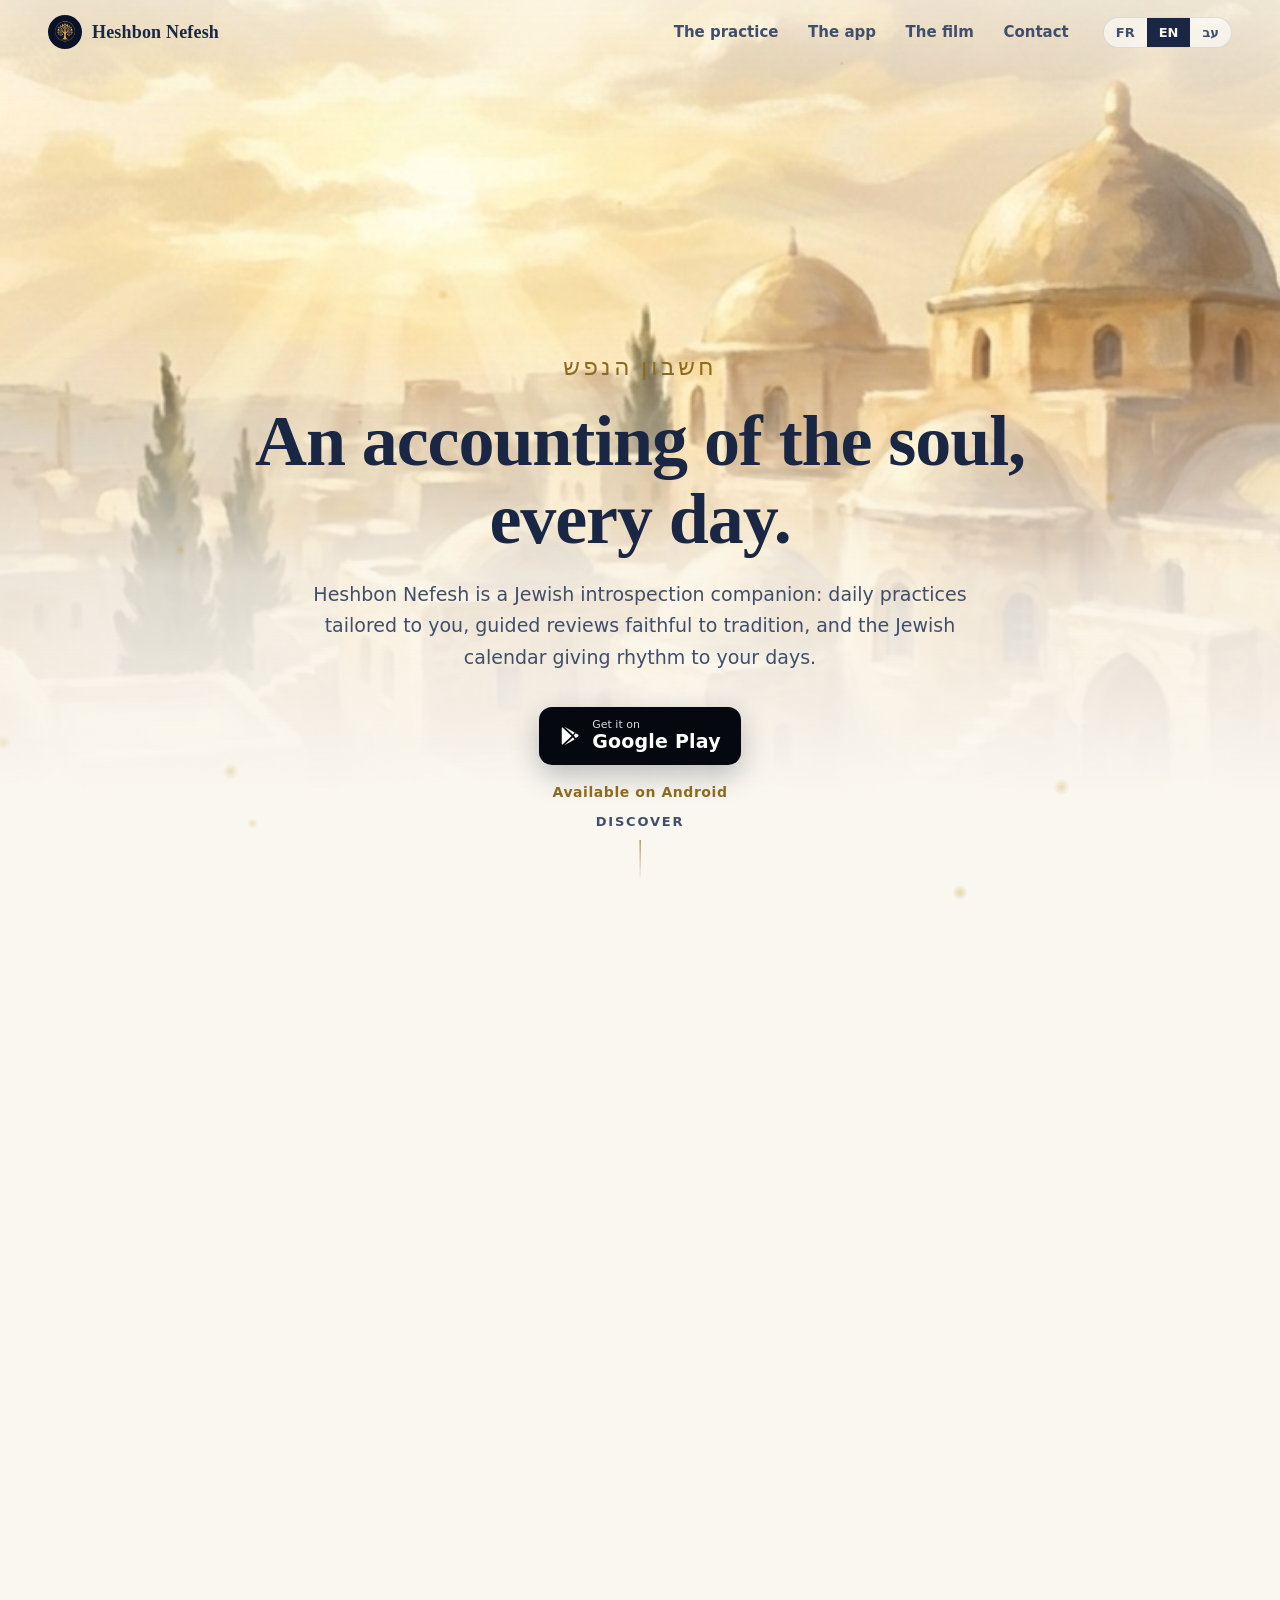
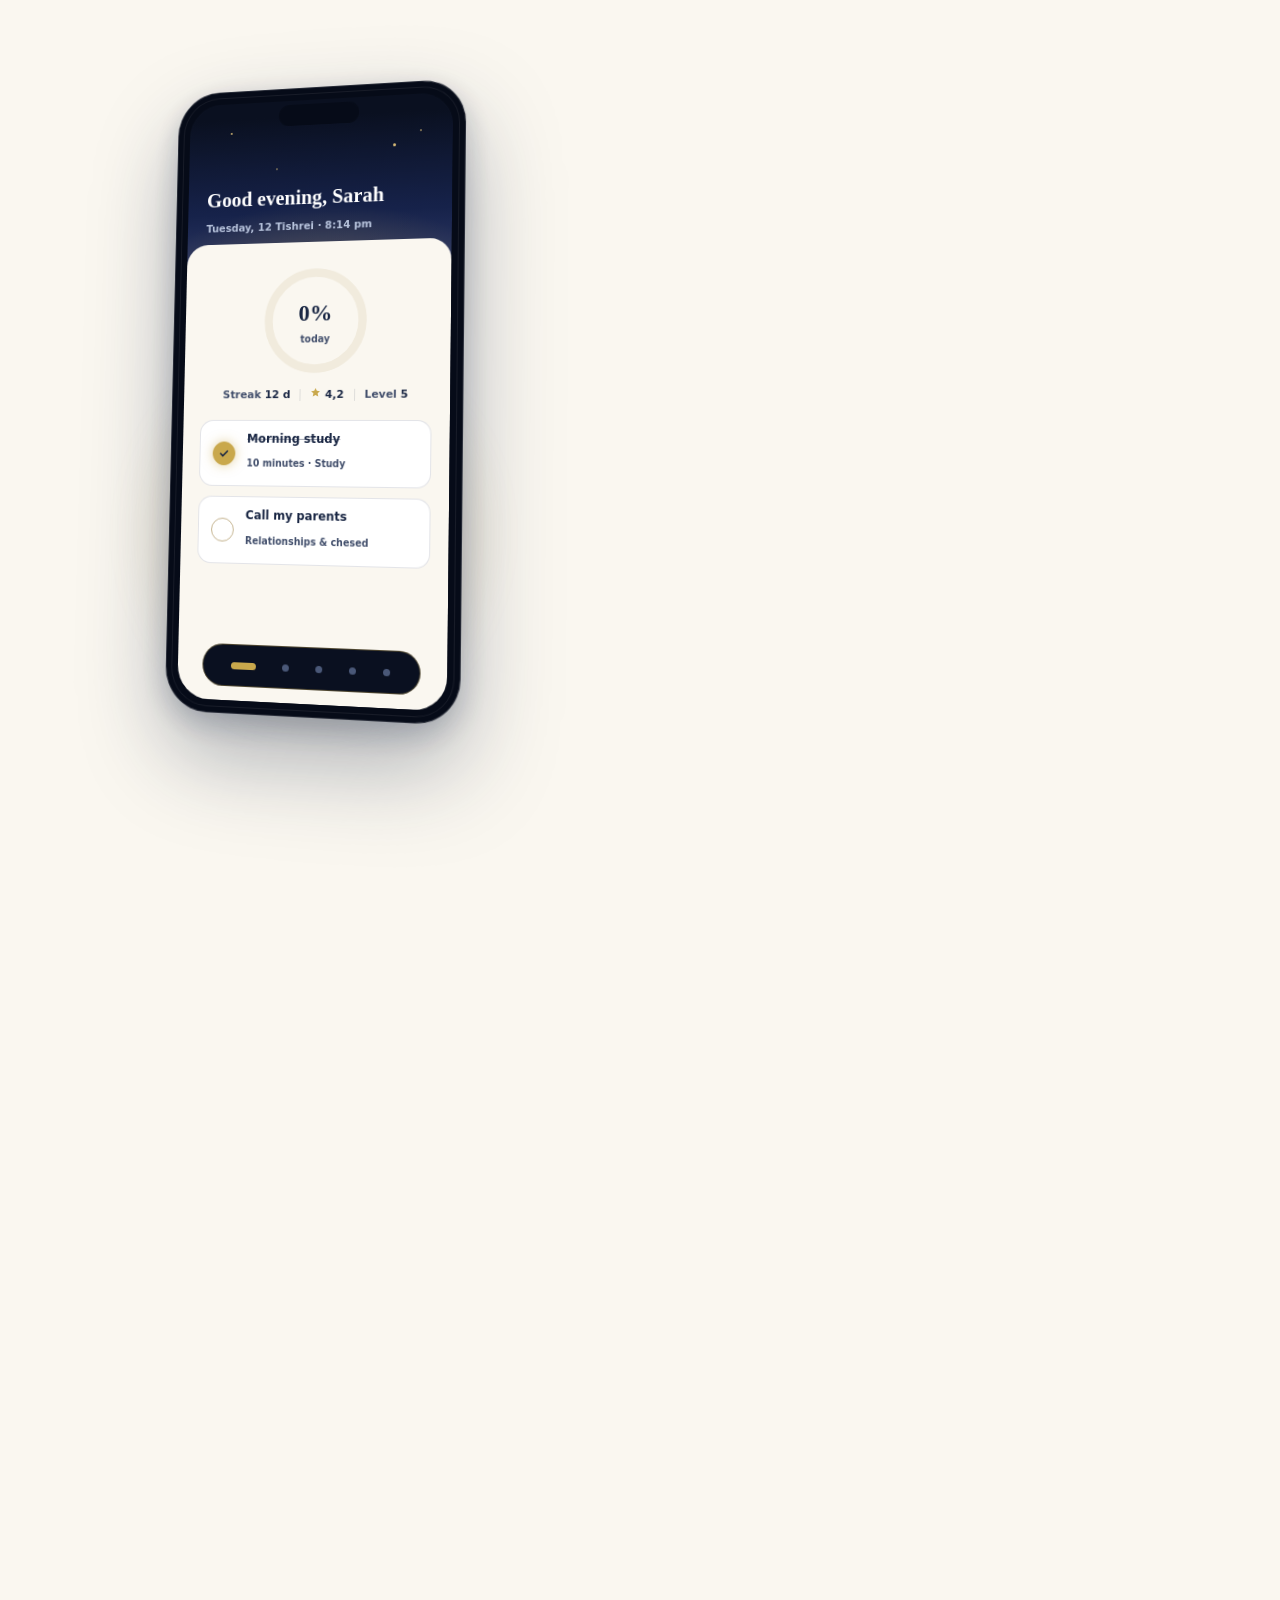
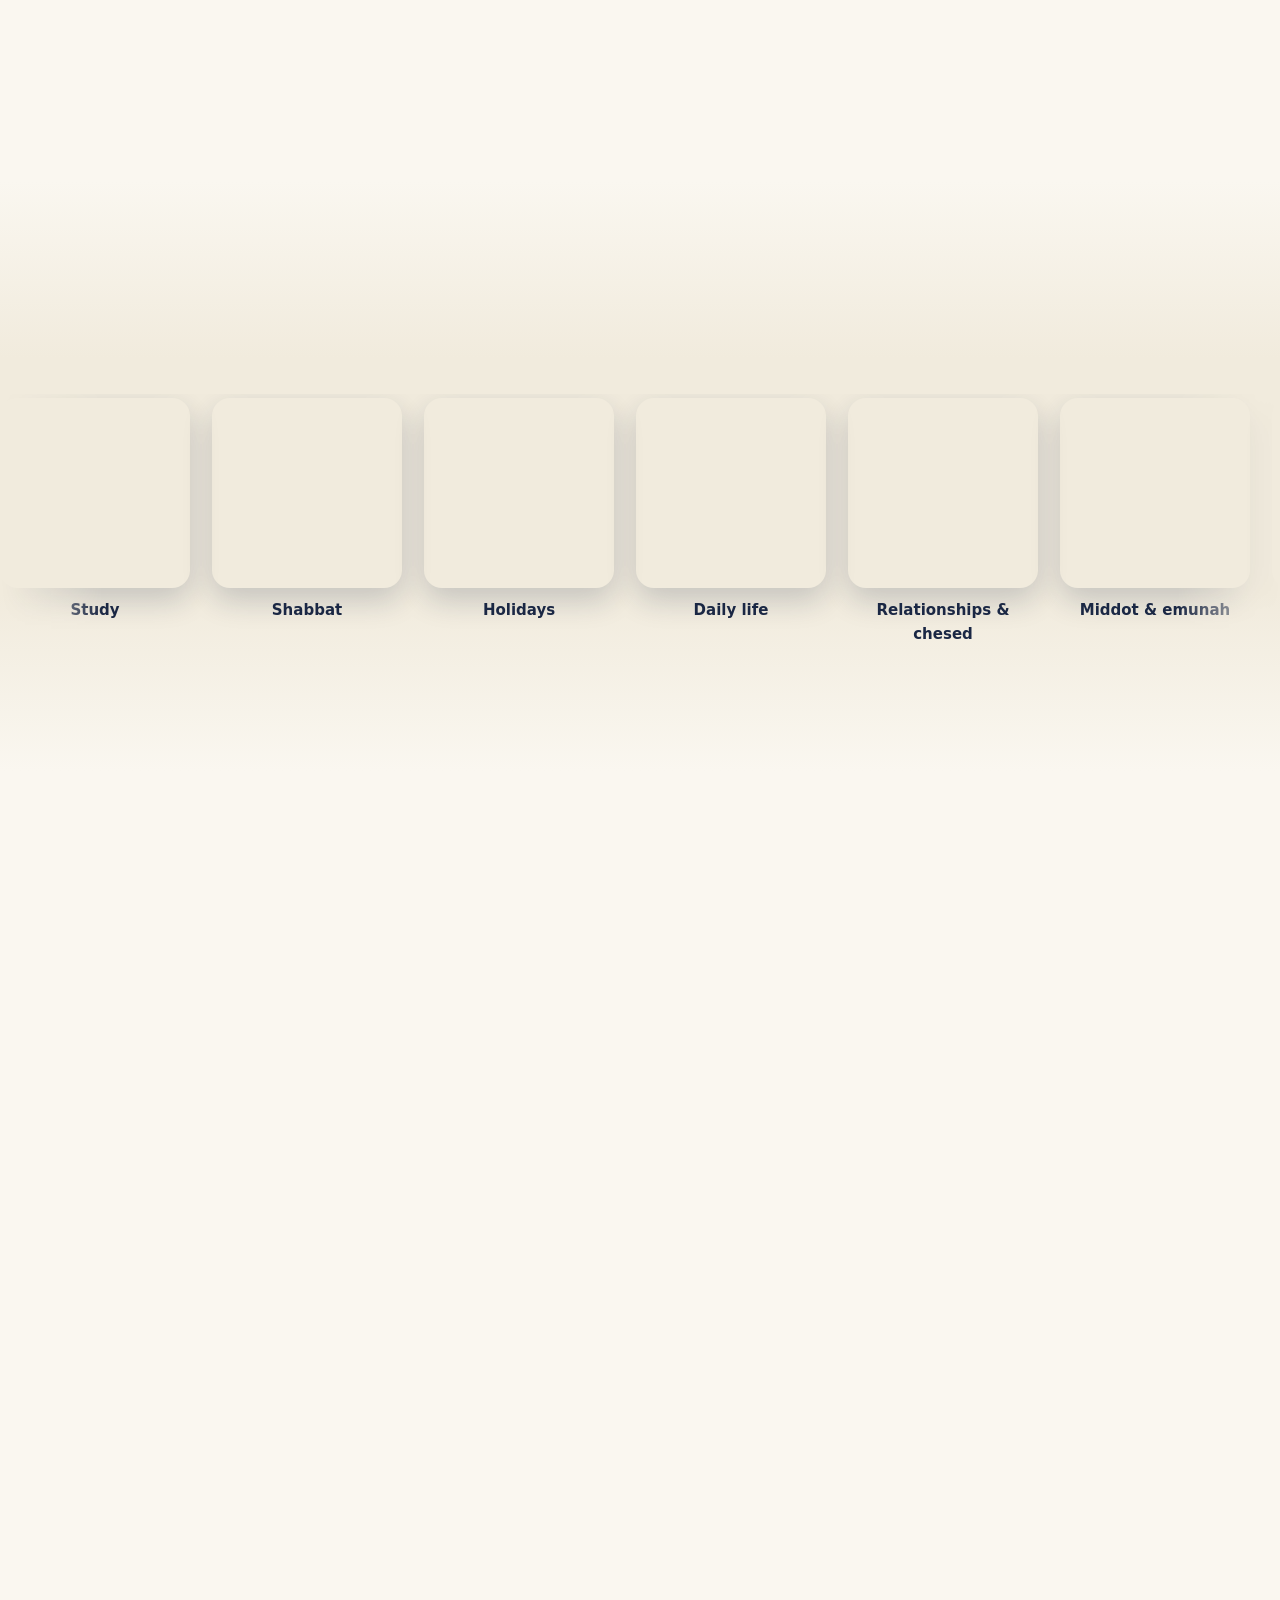
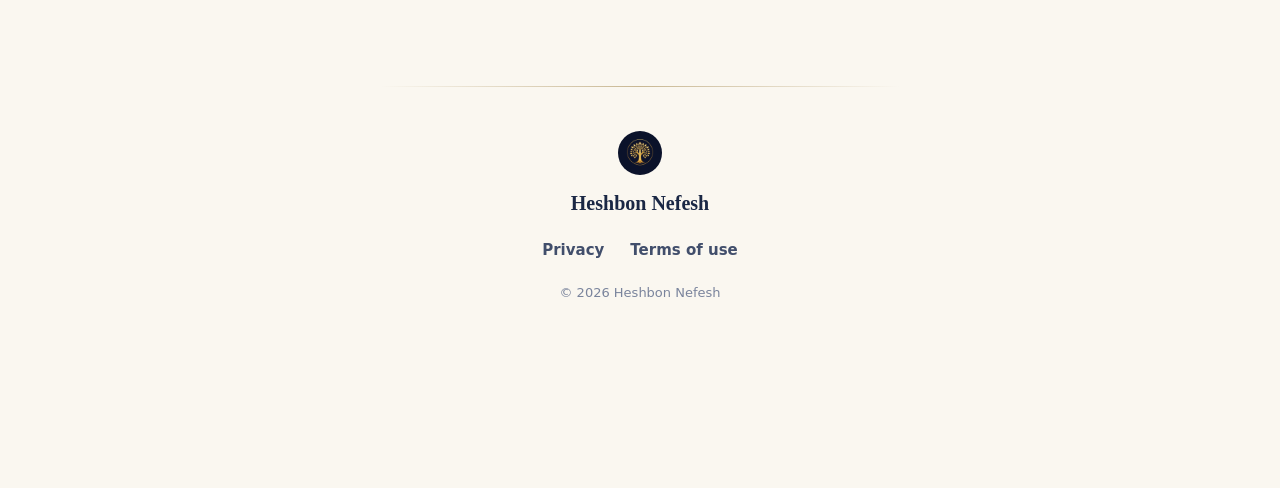
<file: index.html>
<!DOCTYPE html>
<html lang="fr">
<head>
  <meta charset="UTF-8">
  <meta name="viewport" content="width=device-width, initial-scale=1.0">
  <title>Heshbon Nefesh — Le compte de l'âme, chaque jour</title>
  <meta name="description" content="Heshbon Nefesh est un compagnon d'introspection juive : des pratiques quotidiennes à votre mesure, des bilans guidés fidèles à la tradition, et le calendrier juif intégré. Disponible sur Android.">
  <meta property="og:title" content="Heshbon Nefesh — Le compte de l'âme, chaque jour">
  <meta property="og:description" content="Un compagnon d'introspection juive : pratiques quotidiennes, bilans guidés, calendrier juif intégré.">
  <meta property="og:type" content="website">
  <meta property="og:image" content="assets/dawn-wide.jpg">
  <meta name="theme-color" content="#FAF7F0">
  <meta http-equiv="Content-Security-Policy" content="default-src 'self'; script-src 'self'; style-src 'self' https://fonts.googleapis.com; font-src https://fonts.gstatic.com; img-src 'self' data:; connect-src 'self' https://tqrjwvgrdomfvgtgqgrd.supabase.co; frame-src https://www.youtube-nocookie.com https://player.vimeo.com; base-uri 'self'; form-action 'self'">
  <link rel="icon" type="image/png" href="assets/favicon.png?v=2">
  <link rel="apple-touch-icon" href="assets/apple-touch-icon.png">
  <link rel="preconnect" href="https://fonts.googleapis.com">
  <link rel="preconnect" href="https://fonts.gstatic.com" crossorigin>
  <link href="https://fonts.googleapis.com/css2?family=Frank+Ruhl+Libre:wght@500;700&family=Assistant:wght@400;600;700&display=swap" rel="stylesheet">
  <link rel="stylesheet" href="landing.css">
</head>
<body>

  <header class="nav" id="nav">
    <a class="nav-brand" href="#haut" aria-label="Heshbon Nefesh">
      <img src="assets/emblem.png" alt="" width="34" height="34" class="nav-emblem">
      <span class="nav-wordmark">Heshbon&nbsp;Nefesh</span>
    </a>
    <nav class="nav-links" aria-label="Navigation principale">
      <a href="#demarche" data-i18n="nav.demarche">La démarche</a>
      <a href="#application" data-i18n="nav.app">L'application</a>
      <a href="#video" data-i18n="nav.video">La vidéo</a>
      <a href="#contact" data-i18n="nav.contact">Contact</a>
    </nav>
    <div class="nav-langs" role="group" aria-label="Langue">
      <button type="button" data-lang="fr" lang="fr">FR</button>
      <button type="button" data-lang="en" lang="en">EN</button>
      <button type="button" data-lang="he" lang="he">עב</button>
    </div>
  </header>

  <main id="haut">

    <!-- ═══════════ HÉROS — L'AUBE ═══════════ -->
    <section class="hero" aria-label="Présentation">
      <div class="hero-bg" id="heroBg">
        <picture>
          <source media="(max-width: 700px)" srcset="assets/dawn-tall.jpg">
          <img src="assets/dawn-wide.jpg" alt="" fetchpriority="high">
        </picture>
      </div>
      <div class="hero-melt" aria-hidden="true"></div>
      <canvas class="hero-dust" id="dust" aria-hidden="true"></canvas>

      <div class="hero-inner">
        <p class="hero-hebrew" id="heroKicker" lang="he" dir="rtl">חשבון הנפש</p>
        <h1 class="hero-title" data-i18n-html="hero.title">Le compte de l'âme,<br>chaque jour.</h1>
        <p class="hero-sub" data-i18n="hero.sub">Heshbon Nefesh est un compagnon d'introspection juive&nbsp;:
        des pratiques quotidiennes à votre mesure, des bilans guidés fidèles à la tradition,
        et le calendrier juif qui rythme vos journées.</p>

        <div class="hero-actions" id="stores">
          <a class="store-btn" href="https://play.google.com/store/apps/details?id=com.heshbonnefesh.app" rel="noopener">
            <svg viewBox="0 0 24 24" width="22" height="22" aria-hidden="true"><path fill="currentColor" d="M3.6 2.4 13.8 12 3.6 21.6c-.37-.19-.6-.57-.6-1.05V3.45c0-.48.23-.86.6-1.05Zm11.63 8.17L5.9 1.8l11.06 6.36-1.73 2.41Zm2.9-1.67 2.62 1.51c.83.48.83 1.7 0 2.18l-2.63 1.51-1.95-2.6 1.96-2.6ZM5.9 22.2l9.33-8.77 1.73 2.41L5.9 22.2Z"/></svg>
            <span><small data-i18n="store.android.small">Disponible sur</small><strong>Google&nbsp;Play</strong></span>
          </a>
        </div>
        <p class="hero-avail" data-i18n="hero.avail">Disponible sur Android</p>
      </div>

      <a class="hero-scroll" href="#demarche" aria-label="Découvrir la suite">
        <span data-i18n="hero.scroll">découvrir</span>
        <span class="hero-scroll-line" aria-hidden="true"></span>
      </a>
    </section>

    <!-- ═══════════ LA VIDÉO ═══════════ -->
    <section class="video" id="video" aria-labelledby="video-titre">
      <h2 id="video-titre" class="rv" data-i18n="video.title">Découvrez Heshbon Nefesh</h2>
      <p class="video-sub rv" data-i18n="video.sub">Deux minutes en images — le rythme, la lumière et l'esprit de l'application.</p>
      <div class="video-frame rv" id="videoFrame">
        <img src="assets/video-poster.jpg" alt="" loading="lazy" class="video-poster">
        <button class="video-play" id="videoPlay" type="button" data-i18n-attr="aria-label:video.play" aria-label="Lire la vidéo de présentation">
          <svg viewBox="0 0 24 24" width="30" height="30" aria-hidden="true"><path fill="currentColor" d="M8 5.5v13a1 1 0 0 0 1.54.84l10-6.5a1 1 0 0 0 0-1.68l-10-6.5A1 1 0 0 0 8 5.5Z"/></svg>
        </button>
        <p class="video-note" id="videoNote" hidden data-i18n="video.note">La vidéo arrive très bientôt.</p>
      </div>
      <button class="video-share rv" id="videoShare" type="button">
        <svg viewBox="0 0 24 24" width="18" height="18" aria-hidden="true"><path fill="currentColor" d="M18 16.08c-.76 0-1.44.3-1.96.77L8.91 12.7c.05-.23.09-.46.09-.7s-.04-.47-.09-.7l7.05-4.11c.54.5 1.25.81 2.04.81 1.66 0 3-1.34 3-3s-1.34-3-3-3-3 1.34-3 3c0 .24.04.47.09.7L8.04 9.81C7.5 9.31 6.79 9 6 9c-1.66 0-3 1.34-3 3s1.34 3 3 3c.79 0 1.5-.31 2.04-.81l7.12 4.16c-.05.21-.08.43-.08.65 0 1.61 1.31 2.92 2.92 2.92s2.92-1.31 2.92-2.92-1.31-2.92-2.92-2.92Z"/></svg>
        <span data-i18n="video.share">Partager la vidéo</span>
      </button>
    </section>

    <!-- ═══════════ LA DÉMARCHE ═══════════ -->
    <section class="dem" id="demarche" aria-labelledby="demarche-titre">
      <div class="dem-inner">
        <h2 id="demarche-titre" class="rv" data-i18n-html="dem.title">Une pratique millénaire,<br>un geste quotidien</h2>
        <p class="dem-lead rv" data-i18n-html="dem.lead">Le <em>heshbon nefesh</em> — littéralement «&nbsp;le compte de l'âme&nbsp;» —
        est la tradition juive de l'examen de conscience&nbsp;: prendre un moment, chaque jour,
        pour regarder honnêtement où l'on en est, et choisir un pas de plus.
        Ni culpabilité, ni performance&nbsp;: une croissance douce et régulière.</p>

        <figure class="dem-banner rv">
          <img src="assets/banner-etude.jpg" alt="Un livre ouvert sous une lampe de laiton, dans la lumière du matin" loading="lazy">
        </figure>

        <ol class="steps">
          <li class="rv">
            <span class="step-n" aria-hidden="true">א</span>
            <div><h3 data-i18n="dem.s1.t">Pratiquer</h3>
            <p data-i18n="dem.s1.p">Choisissez des actions concrètes dans dix univers de pratique — étude, prière,
            relations, Shabbat… — adaptées à votre niveau et à votre profil.</p></div>
          </li>
          <li class="rv">
            <span class="step-n" aria-hidden="true">ב</span>
            <div><h3 data-i18n="dem.s2.t">S'évaluer</h3>
            <p data-i18n="dem.s2.p">Le soir venu, un court questionnaire d'introspection vous aide à faire le point,
            avec bienveillance, sur la journée écoulée.</p></div>
          </li>
          <li class="rv">
            <span class="step-n" aria-hidden="true">ג</span>
            <div><h3 data-i18n="dem.s3.t">Progresser</h3>
            <p data-i18n="dem.s3.p">Vos bilans personnalisés éclairent votre cheminement&nbsp;; niveau après niveau,
            l'arbre de votre pratique grandit.</p></div>
          </li>
        </ol>
      </div>
    </section>

    <!-- ═══════════ L'APPLICATION ═══════════ -->
    <section class="app" id="application" aria-labelledby="app-titre">
      <header class="app-head">
        <h2 id="app-titre" class="rv" data-i18n="app.title">Dans l'application</h2>
        <p class="rv" data-i18n="app.sub">Un sanctuaire de poche&nbsp;: la nuit pour les grands moments, l'aube pour le quotidien.</p>
      </header>

      <div class="app-grid">
        <!-- Mockup téléphone 3D -->
        <div class="phone-stage" id="phoneStage" aria-hidden="true">
          <div class="phone" id="phone">
            <div class="phone-screen">
              <div class="ps-sky">
                <span class="ps-star s1"></span><span class="ps-star s2"></span><span class="ps-star s3"></span>
                <span class="ps-star s4"></span><span class="ps-star s5"></span>
                <p class="ps-greet" data-i18n="phone.greet">Bonsoir, Sarah</p>
                <p class="ps-date" data-i18n="phone.date">Mardi 12 Tichri · 20 h 14</p>
              </div>
              <div class="ps-panel">
                <div class="ps-ring-row">
                  <svg class="ps-ring" viewBox="0 0 120 120">
                    <circle class="ps-ring-track" cx="60" cy="60" r="52"/>
                    <circle class="ps-ring-fill" id="ringFill" cx="60" cy="60" r="52"/>
                  </svg>
                  <div class="ps-ring-center">
                    <strong id="ringPct">0%</strong>
                    <span data-i18n="phone.today">aujourd'hui</span>
                  </div>
                </div>
                <div class="ps-stats">
                  <span><span data-i18n="phone.streak">Série</span> <strong data-i18n="phone.streakv">12&nbsp;j</strong></span>
                  <span class="ps-sep"></span>
                  <span><svg viewBox="0 0 24 24" width="11" height="11" aria-hidden="true"><path fill="#C9A84C" d="m12 2 2.9 6.3 6.9.8-5.1 4.7 1.4 6.8L12 17.2l-6.1 3.4 1.4-6.8L2.2 9.1l6.9-.8Z"/></svg> <strong>4,2</strong></span>
                  <span class="ps-sep"></span>
                  <span><span data-i18n="phone.level">Niveau</span> <strong>5</strong></span>
                </div>
                <div class="ps-task done">
                  <span class="ps-check on"><svg viewBox="0 0 24 24" width="12" height="12"><path fill="none" stroke="#1A2744" stroke-width="3.4" stroke-linecap="round" stroke-linejoin="round" d="m5 12.5 4.5 4.5L19 7.5"/></svg></span>
                  <div><strong data-i18n="phone.t1">Étude du matin</strong><em data-i18n="phone.t1m">10 minutes · Étude</em></div>
                </div>
                <div class="ps-task">
                  <span class="ps-check"></span>
                  <div><strong data-i18n="phone.t2">Appeler mes parents</strong><em data-i18n="phone.t2m">Relations &amp; hessed</em></div>
                </div>
                <div class="ps-tabbar">
                  <span class="on"></span><span></span><span></span><span></span><span></span>
                </div>
              </div>
            </div>
          </div>
          <div class="phone-halo" aria-hidden="true"></div>
        </div>

        <!-- Fonctionnalités -->
        <div class="features">
          <article class="feature rv">
            <figure><img src="assets/banner-vie-quotidienne.jpg" alt="Intérieur de pierre baigné de lumière dorée du matin" loading="lazy"></figure>
            <h3 data-i18n="f1.t">Des pratiques à votre mesure</h3>
            <p data-i18n="f1.p">Un catalogue d'actions concrètes, classées par univers et par niveau
            — de l'essentiel au plus complet. Cochez, gardez la série, sentez la journée se remplir.</p>
          </article>

          <article class="feature rv">
            <div class="rav-bubble">
              <img class="rav-face" src="assets/rav.jpg" alt="Portrait illustré du rav, sage chaleureux au châle de prière" loading="lazy">
              <blockquote>
                <p data-i18n="f2.quote">«&nbsp;Regarde le chemin parcouru cette semaine&nbsp;: ta constance dans l'étude
                porte déjà ses fruits. Et si nous regardions ensemble la patience&nbsp;?&nbsp;»</p>
                <cite data-i18n="f2.cite">Le rav — votre guide dans l'app</cite>
              </blockquote>
            </div>
            <h3 data-i18n="f2.t">Des bilans guidés, fidèles à la tradition</h3>
            <p data-i18n="f2.p">Un questionnaire d'introspection, puis un bilan personnalisé généré par IA
            dans l'esprit du heshbon nefesh — relu à la lumière de vos ressentis, jamais culpabilisant.</p>
          </article>

          <article class="feature rv">
            <figure><img src="assets/banner-shabbat.jpg" alt="Table de Shabbat aux bougies allumées devant la ville de pierre" loading="lazy"></figure>
            <h3 data-i18n="f3.t">Le temps juif, intégré</h3>
            <p data-i18n="f3.p">Zmanim du jour, fêtes, Roch Hodesh, parashiot&nbsp;: le calendrier hébraïque
            structure l'application — jusqu'au mode Shabbat qui met l'écran en repos.</p>
          </article>

          <article class="feature rv">
            <figure class="levels" dir="ltr">
              <img src="assets/level-01.jpg" alt="Emblème du niveau 1 : jeune pousse dorée" loading="lazy">
              <svg class="levels-arrow" viewBox="0 0 24 24" width="18" height="18" aria-hidden="true"><path fill="none" stroke="currentColor" stroke-width="2" stroke-linecap="round" stroke-linejoin="round" d="M4 12h16m-6-6 6 6-6 6"/></svg>
              <img src="assets/level-05.jpg" alt="Emblème du niveau 5 : arbre en croissance" loading="lazy">
              <svg class="levels-arrow" viewBox="0 0 24 24" width="18" height="18" aria-hidden="true"><path fill="none" stroke="currentColor" stroke-width="2" stroke-linecap="round" stroke-linejoin="round" d="M4 12h16m-6-6 6 6-6 6"/></svg>
              <img src="assets/level-10.jpg" alt="Emblème du niveau 10 : arbre majestueux en pleine lumière" loading="lazy">
            </figure>
            <h3 data-i18n="f4.t">Une progression qui élève</h3>
            <p data-i18n="f4.p">Chaque pratique nourrit votre niveau&nbsp;; l'arbre grandit avec vous.
            Les passages de niveau sont célébrés comme ils le méritent — brièvement, dignement.</p>
          </article>
        </div>
      </div>
    </section>

    <!-- ═══════════ LES UNIVERS ═══════════ -->
    <section class="universes" aria-labelledby="univers-titre">
      <h2 id="univers-titre" class="rv" data-i18n="uni.title">Dix univers de pratique</h2>
      <p class="universes-sub rv" data-i18n="uni.sub">Chacun avec son monde illustré, ses actions et ses niveaux.</p>
      <div class="marquee" dir="ltr">
        <ul class="marquee-track">
          <li><img src="assets/cat-etude.jpg" alt="" loading="lazy"><span data-i18n="uni.etude">Étude</span></li>
          <li><img src="assets/cat-shabbat.jpg" alt="" loading="lazy"><span data-i18n="uni.shabbat">Shabbat</span></li>
          <li><img src="assets/cat-fetes.jpg" alt="" loading="lazy"><span data-i18n="uni.fetes">Fêtes</span></li>
          <li><img src="assets/cat-vie-quotidienne.jpg" alt="" loading="lazy"><span data-i18n="uni.vie">Vie quotidienne</span></li>
          <li><img src="assets/cat-relations-hessed.jpg" alt="" loading="lazy"><span data-i18n="uni.relations">Relations &amp; hessed</span></li>
          <li><img src="assets/cat-midot-emouna.jpg" alt="" loading="lazy"><span data-i18n="uni.midot">Midot &amp; émouna</span></li>
          <li><img src="assets/cat-shalom-bayit.jpg" alt="" loading="lazy"><span data-i18n="uni.shalom">Shalom bayit</span></li>
          <li><img src="assets/cat-mitsvot-femme.jpg" alt="" loading="lazy"><span data-i18n="uni.mitsvot">Mitsvot de la femme</span></li>
        </ul>
      </div>
    </section>

    <!-- ═══════════ CONTACT ═══════════ -->
    <section class="contact" id="contact" aria-labelledby="contact-titre">
      <div class="contact-grid">
        <div class="contact-copy">
          <h2 id="contact-titre" class="rv" data-i18n="c.title">Écrivez-nous</h2>
          <p class="rv" data-i18n="c.p">Une question, une idée, ou l'envie de nous dire bonjour&nbsp;?
          Laissez-nous un mot — nous lisons chaque message et nous répondons.</p>
        </div>

        <form class="contact-form rv" id="contactForm" novalidate>
          <div class="ff">
            <label for="f-name" data-i18n="form.name">Votre nom</label>
            <input id="f-name" name="name" type="text" autocomplete="name" maxlength="100" required>
          </div>
          <div class="ff">
            <label for="f-email" data-i18n="form.email">Votre courriel</label>
            <input id="f-email" name="email" type="email" autocomplete="email" maxlength="200" required>
          </div>
          <div class="ff">
            <label for="f-subject" data-i18n="form.subject">Sujet</label>
            <select id="f-subject" name="subject">
              <option value="question" data-i18n="form.s.question">Poser une question</option>
              <option value="lancement" data-i18n="form.s.news">Recevoir les nouveautés</option>
              <option value="autre" data-i18n="form.s.other">Autre</option>
            </select>
          </div>
          <div class="ff">
            <label for="f-message" data-i18n="form.message">Votre message</label>
            <textarea id="f-message" name="message" rows="5" maxlength="3000" minlength="10" required></textarea>
          </div>
          <!-- Champ-piège anti-robots : ne pas remplir -->
          <div class="ff-hp" aria-hidden="true">
            <label for="f-website">Site web</label>
            <input id="f-website" name="website" type="text" tabindex="-1" autocomplete="off">
          </div>
          <button class="btn btn-gold" type="submit" id="formSubmit" data-i18n="form.send">Envoyer le message</button>
          <p class="form-status" id="formStatus" role="status" aria-live="polite"></p>
          <p class="form-privacy"><span data-i18n="form.privacy">Vos données ne servent qu'à vous répondre —</span>
          <a href="fr/privacy.html" id="privacyLink" data-i18n="form.privacyLink">politique de confidentialité</a>.</p>
        </form>
      </div>
    </section>

  </main>

  <footer class="footer">
    <img src="assets/emblem.png" alt="" width="44" height="44" class="footer-emblem">
    <p class="footer-name">Heshbon Nefesh</p>
    <nav class="footer-links" aria-label="Pages légales">
      <a href="fr/privacy.html" id="footPrivacy" data-i18n="foot.privacy">Confidentialité</a>
      <a href="fr/terms.html" id="footTerms" data-i18n="foot.terms">Conditions d'utilisation</a>
    </nav>
    <p class="footer-copy">© 2026 Heshbon Nefesh</p>
  </footer>

  <script src="i18n.js"></script>
  <script src="script.js"></script>
</body>
</html>
</file>
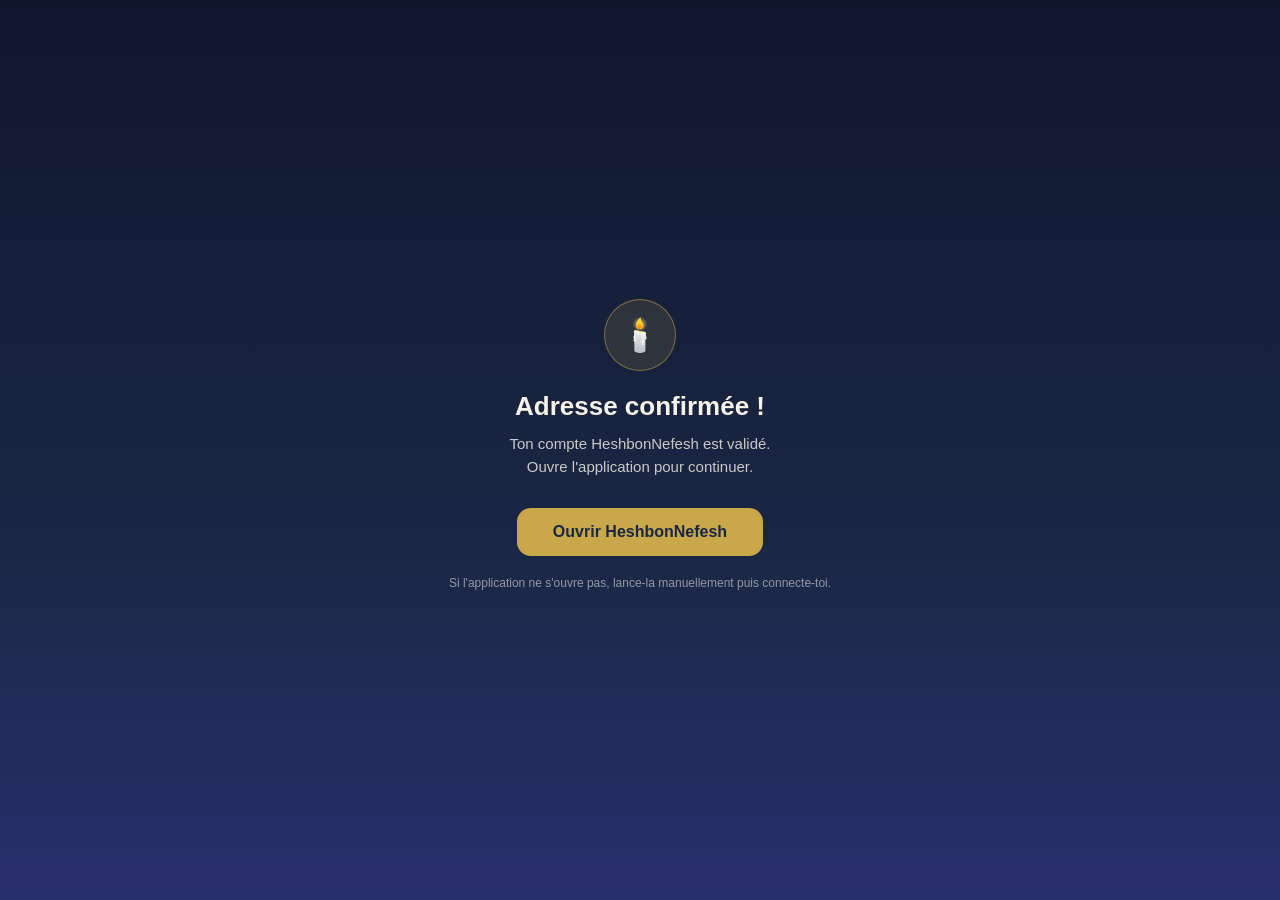
<file: auth/callback.html>
<!DOCTYPE html>
<html lang="fr">
<head>
  <meta charset="utf-8" />
  <meta name="viewport" content="width=device-width, initial-scale=1" />
  <meta name="robots" content="noindex" />
  <title>HeshbonNefesh — Confirmation</title>
  <style>
    * { margin: 0; padding: 0; box-sizing: border-box; }
    body {
      min-height: 100vh;
      display: flex;
      align-items: center;
      justify-content: center;
      background: #1A2744;
      background: linear-gradient(180deg, #10162E 0%, #1A2744 60%, #2A2F6E 100%);
      font-family: -apple-system, 'Segoe UI', Roboto, sans-serif;
      color: #F7F3E8;
      padding: 24px;
      text-align: center;
    }
    .card { max-width: 420px; width: 100%; }
    .emblem {
      width: 72px; height: 72px; border-radius: 50%;
      background: rgba(201,168,76,0.14);
      border: 1.5px solid rgba(201,168,76,0.5);
      display: flex; align-items: center; justify-content: center;
      margin: 0 auto 20px; font-size: 32px;
    }
    h1 { font-size: 26px; font-weight: 700; margin-bottom: 10px; }
    p  { font-size: 15px; line-height: 1.55; color: rgba(247,243,232,0.8); margin-bottom: 8px; }
    .btn {
      display: inline-block; margin-top: 22px;
      background: #C9A84C; color: #1A2744;
      font-size: 16px; font-weight: 700; text-decoration: none;
      padding: 15px 36px; border-radius: 14px;
    }
    .hint { font-size: 12px; color: rgba(247,243,232,0.55); margin-top: 18px; }
  </style>
</head>
<body>
  <div class="card">
    <div class="emblem">🕯️</div>
    <h1 id="title">Adresse confirmée !</h1>
    <p id="msg">Ton compte HeshbonNefesh est validé.<br/>Ouvre l'application pour continuer.</p>
    <a class="btn" id="openBtn" href="#">Ouvrir HeshbonNefesh</a>
    <p class="hint">Si l'application ne s'ouvre pas, lance-la manuellement puis connecte-toi.</p>
  </div>
  <script>
    (function () {
      // Supabase peut renvoyer les infos en FRAGMENT (#access_token=… / #error=…)
      // ou en QUERY (?code=… / ?error=…) : on inspecte et on relaie LES DEUX.
      var hash = window.location.hash || '';
      var search = window.location.search || '';
      var deepLink = 'heshbonnefesh://auth/callback' + search + hash;
      document.getElementById('openBtn').setAttribute('href', deepLink);

      var all = (search ? search.slice(1) : '') + (hash ? '&' + hash.slice(1) : '');

      if (all.indexOf('error') !== -1) {
        document.getElementById('title').textContent = 'Lien expiré ou déjà utilisé';
        document.getElementById('msg').innerHTML = "Ouvre l'application et connecte-toi — si besoin, redemande un e-mail de confirmation.";
      }

      // Ouverture automatique uniquement si on a quelque chose d'utile à donner à l'app.
      if (all.indexOf('token_hash=') !== -1 || all.indexOf('access_token=') !== -1 || all.indexOf('code=') !== -1) {
        setTimeout(function () { window.location.href = deepLink; }, 350);
      }
    })();
  </script>
</body>
</html>
</file>
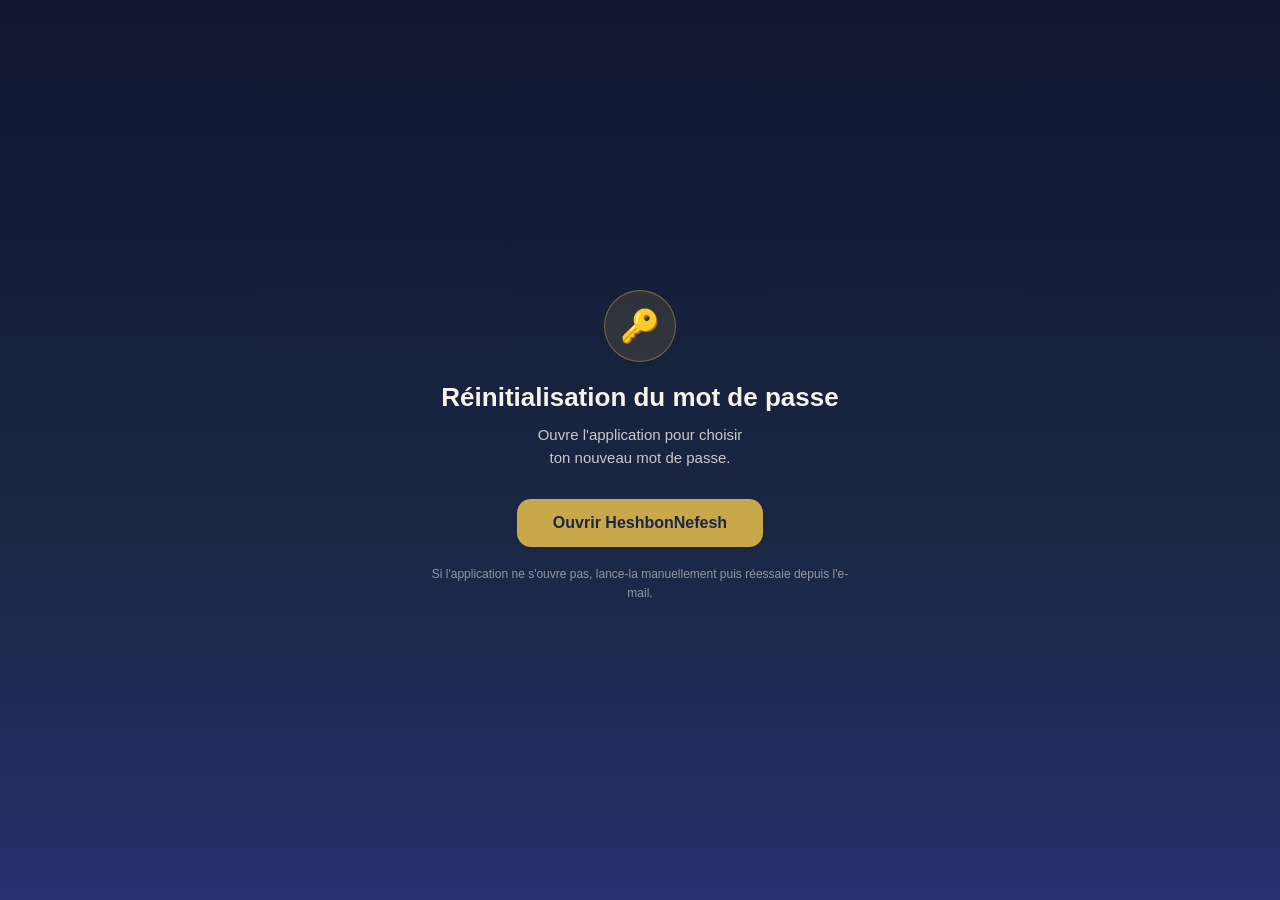
<file: auth/reset-password.html>
<!DOCTYPE html>
<html lang="fr">
<head>
  <meta charset="utf-8" />
  <meta name="viewport" content="width=device-width, initial-scale=1" />
  <meta name="robots" content="noindex" />
  <title>HeshbonNefesh — Nouveau mot de passe</title>
  <style>
    * { margin: 0; padding: 0; box-sizing: border-box; }
    body {
      min-height: 100vh;
      display: flex;
      align-items: center;
      justify-content: center;
      background: #1A2744;
      background: linear-gradient(180deg, #10162E 0%, #1A2744 60%, #2A2F6E 100%);
      font-family: -apple-system, 'Segoe UI', Roboto, sans-serif;
      color: #F7F3E8;
      padding: 24px;
      text-align: center;
    }
    .card { max-width: 420px; width: 100%; }
    .emblem {
      width: 72px; height: 72px; border-radius: 50%;
      background: rgba(201,168,76,0.14);
      border: 1.5px solid rgba(201,168,76,0.5);
      display: flex; align-items: center; justify-content: center;
      margin: 0 auto 20px; font-size: 32px;
    }
    h1 { font-size: 26px; font-weight: 700; margin-bottom: 10px; }
    p  { font-size: 15px; line-height: 1.55; color: rgba(247,243,232,0.8); margin-bottom: 8px; }
    .btn {
      display: inline-block; margin-top: 22px;
      background: #C9A84C; color: #1A2744;
      font-size: 16px; font-weight: 700; text-decoration: none;
      padding: 15px 36px; border-radius: 14px;
    }
    .hint { font-size: 12px; color: rgba(247,243,232,0.55); margin-top: 18px; }
  </style>
</head>
<body>
  <div class="card">
    <div class="emblem">🔑</div>
    <h1 id="title">Réinitialisation du mot de passe</h1>
    <p id="msg">Ouvre l'application pour choisir<br/>ton nouveau mot de passe.</p>
    <a class="btn" id="openBtn" href="#">Ouvrir HeshbonNefesh</a>
    <p class="hint">Si l'application ne s'ouvre pas, lance-la manuellement puis réessaie depuis l'e-mail.</p>
  </div>
  <script>
    (function () {
      // Relaie query + fragment tels quels vers l'app (token_hash / jetons / erreurs).
      var hash = window.location.hash || '';
      var search = window.location.search || '';
      var deepLink = 'heshbonnefesh://auth/reset-password' + search + hash;
      document.getElementById('openBtn').setAttribute('href', deepLink);

      var all = (search ? search.slice(1) : '') + (hash ? '&' + hash.slice(1) : '');

      if (all.indexOf('error') !== -1) {
        document.getElementById('title').textContent = 'Lien expiré ou déjà utilisé';
        document.getElementById('msg').innerHTML = "Redemande un e-mail de réinitialisation depuis l'application.";
      }

      if (all.indexOf('token_hash=') !== -1 || all.indexOf('access_token=') !== -1 || all.indexOf('code=') !== -1) {
        setTimeout(function () { window.location.href = deepLink; }, 350);
      }
    })();
  </script>
</body>
</html>
</file>
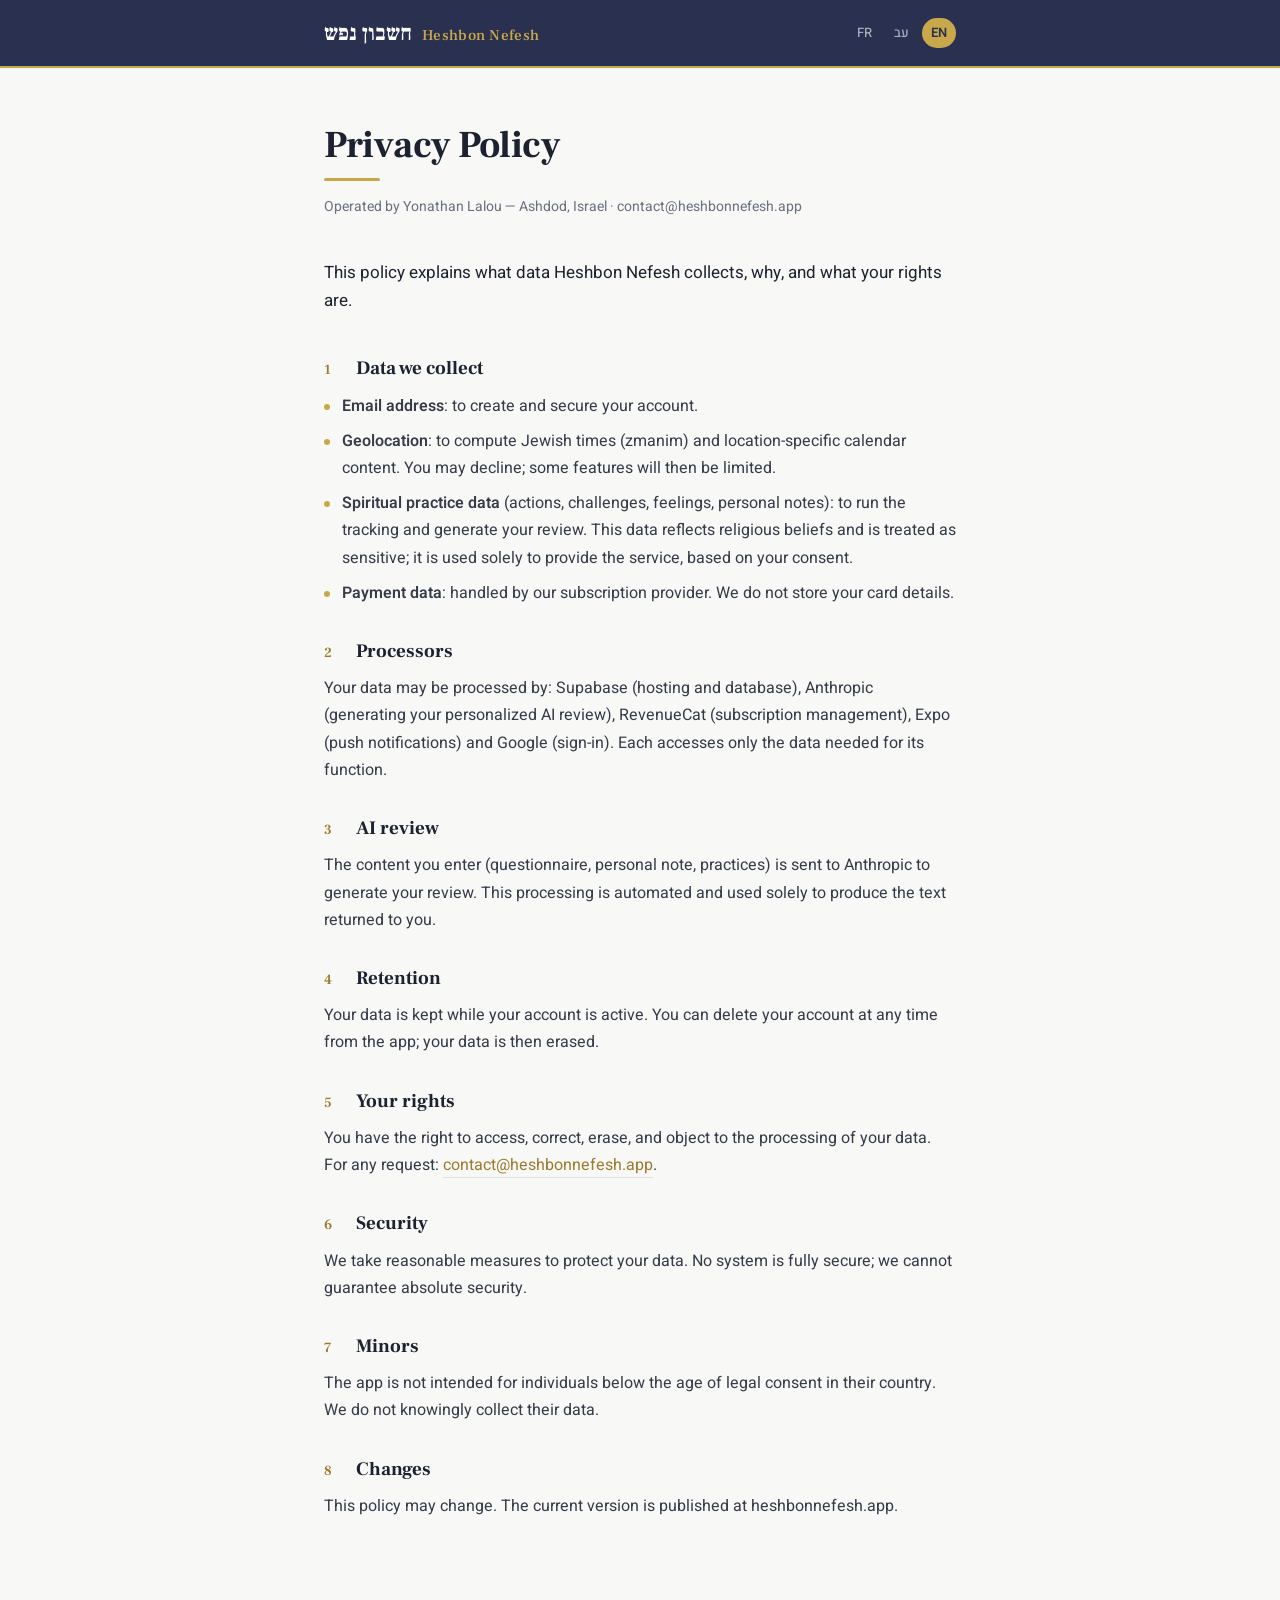
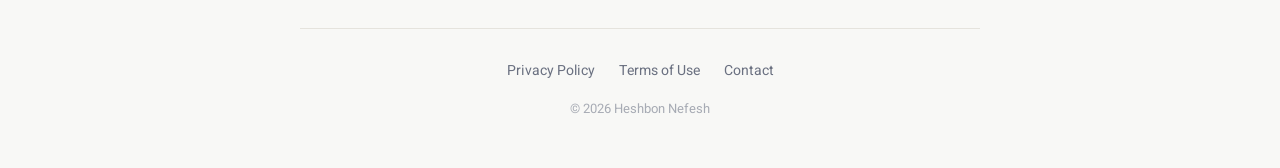
<file: en/privacy.html>
<!DOCTYPE html>
<html lang="en">
<head>
  <meta charset="UTF-8">
  <meta name="viewport" content="width=device-width, initial-scale=1.0">
  <title>Privacy Policy — Heshbon Nefesh</title>
  <meta name="description" content="Privacy Policy for the Heshbon Nefesh app.">
  <link rel="alternate" hreflang="fr" href="https://heshbonnefesh.app/fr/privacy.html">
  <link rel="alternate" hreflang="he" href="https://heshbonnefesh.app/he/privacy.html">
  <link rel="alternate" hreflang="en" href="https://heshbonnefesh.app/en/privacy.html">
  <link rel="preconnect" href="https://fonts.googleapis.com">
  <link rel="preconnect" href="https://fonts.gstatic.com" crossorigin>
  <link href="https://fonts.googleapis.com/css2?family=Frank+Ruhl+Libre:wght@500;700&family=Heebo:wght@400;500;600&display=swap" rel="stylesheet">
  <link rel="stylesheet" href="../style.css">
</head>
<body>
  <header class="topbar">
    <div class="topbar-inner">
      <a class="wordmark" href="/en/">
        <span class="he">חשבון נפש</span>
        <span class="lat">Heshbon Nefesh</span>
      </a>
      <nav class="langs">
        <a href="../fr/privacy.html">FR</a>
        <a href="../he/privacy.html">עב</a>
        <a href="../en/privacy.html" class="active">EN</a>
      </nav>
    </div>
  </header>

  <main>
    <h1 class="doc-title">Privacy Policy</h1>
    <div class="doc-rule"></div>
    <p class="doc-meta">Operated by Yonathan Lalou — Ashdod, Israel · contact@heshbonnefesh.app</p>

    <p class="lede">This policy explains what data Heshbon Nefesh collects, why, and what your rights are.</p>

    <div class="clause">
      <h2><span class="num">1</span> Data we collect</h2>
      <ul>
        <li><strong>Email address</strong>: to create and secure your account.</li>
        <li><strong>Geolocation</strong>: to compute Jewish times (zmanim) and location-specific calendar content. You may decline; some features will then be limited.</li>
        <li><strong>Spiritual practice data</strong> (actions, challenges, feelings, personal notes): to run the tracking and generate your review. This data reflects religious beliefs and is treated as sensitive; it is used solely to provide the service, based on your consent.</li>
        <li><strong>Payment data</strong>: handled by our subscription provider. We do not store your card details.</li>
      </ul>
    </div>

    <div class="clause">
      <h2><span class="num">2</span> Processors</h2>
      <p>Your data may be processed by: Supabase (hosting and database), Anthropic (generating your personalized AI review), RevenueCat (subscription management), Expo (push notifications) and Google (sign-in). Each accesses only the data needed for its function.</p>
    </div>

    <div class="clause">
      <h2><span class="num">3</span> AI review</h2>
      <p>The content you enter (questionnaire, personal note, practices) is sent to Anthropic to generate your review. This processing is automated and used solely to produce the text returned to you.</p>
    </div>

    <div class="clause">
      <h2><span class="num">4</span> Retention</h2>
      <p>Your data is kept while your account is active. You can delete your account at any time from the app; your data is then erased.</p>
    </div>

    <div class="clause">
      <h2><span class="num">5</span> Your rights</h2>
      <p>You have the right to access, correct, erase, and object to the processing of your data. For any request: <a class="inline" href="mailto:contact@heshbonnefesh.app">contact@heshbonnefesh.app</a>.</p>
    </div>

    <div class="clause">
      <h2><span class="num">6</span> Security</h2>
      <p>We take reasonable measures to protect your data. No system is fully secure; we cannot guarantee absolute security.</p>
    </div>

    <div class="clause">
      <h2><span class="num">7</span> Minors</h2>
      <p>The app is not intended for individuals below the age of legal consent in their country. We do not knowingly collect their data.</p>
    </div>

    <div class="clause">
      <h2><span class="num">8</span> Changes</h2>
      <p>This policy may change. The current version is published at heshbonnefesh.app.</p>
    </div>
  </main>

  <footer>
    <nav>
      <a href="/en/privacy.html">Privacy Policy</a>
      <a href="/en/terms.html">Terms of Use</a>
      <a href="mailto:contact@heshbonnefesh.app">Contact</a>
    </nav>
    <p class="copyright">© 2026 Heshbon Nefesh</p>
  </footer>
</body>
</html>
</file>
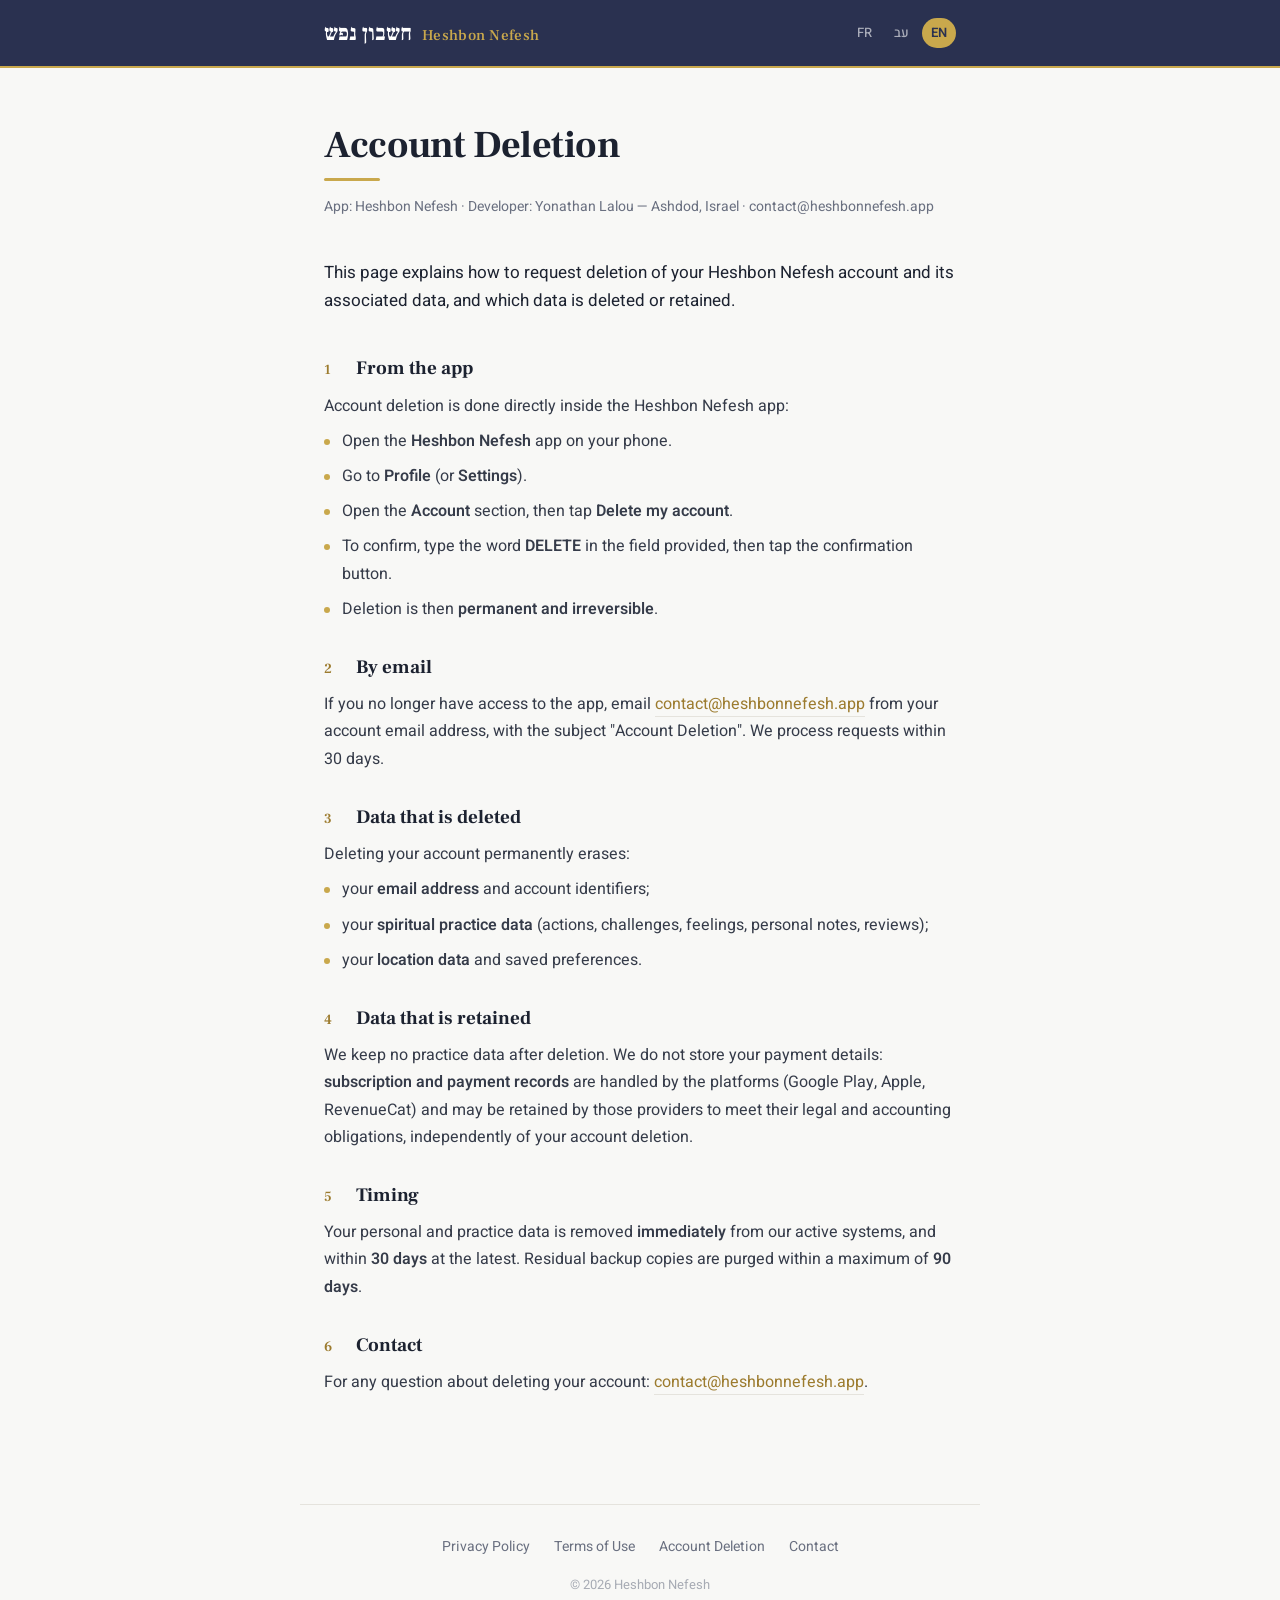
<file: en/suppression.html>
<!DOCTYPE html>
<html lang="en">
<head>
  <meta charset="UTF-8">
  <meta name="viewport" content="width=device-width, initial-scale=1.0">
  <title>Account Deletion — Heshbon Nefesh</title>
  <meta name="description" content="How to request deletion of your Heshbon Nefesh account and associated data.">
  <link rel="alternate" hreflang="fr" href="https://heshbonnefesh.app/fr/suppression.html">
  <link rel="alternate" hreflang="he" href="https://heshbonnefesh.app/he/suppression.html">
  <link rel="alternate" hreflang="en" href="https://heshbonnefesh.app/en/suppression.html">
  <link rel="preconnect" href="https://fonts.googleapis.com">
  <link rel="preconnect" href="https://fonts.gstatic.com" crossorigin>
  <link href="https://fonts.googleapis.com/css2?family=Frank+Ruhl+Libre:wght@500;700&family=Heebo:wght@400;500;600&display=swap" rel="stylesheet">
  <link rel="stylesheet" href="../style.css">
</head>
<body>
  <header class="topbar">
    <div class="topbar-inner">
      <a class="wordmark" href="/en/">
        <span class="he">חשבון נפש</span>
        <span class="lat">Heshbon Nefesh</span>
      </a>
      <nav class="langs">
        <a href="../fr/suppression.html">FR</a>
        <a href="../he/suppression.html">עב</a>
        <a href="../en/suppression.html" class="active">EN</a>
      </nav>
    </div>
  </header>

  <main>
    <h1 class="doc-title">Account Deletion</h1>
    <div class="doc-rule"></div>
    <p class="doc-meta">App: Heshbon Nefesh · Developer: Yonathan Lalou — Ashdod, Israel · contact@heshbonnefesh.app</p>

    <p class="lede">This page explains how to request deletion of your Heshbon Nefesh account and its associated data, and which data is deleted or retained.</p>

    <div class="clause">
      <h2><span class="num">1</span> From the app</h2>
      <p>Account deletion is done directly inside the Heshbon Nefesh app:</p>
      <ul>
        <li>Open the <strong>Heshbon Nefesh</strong> app on your phone.</li>
        <li>Go to <strong>Profile</strong> (or <strong>Settings</strong>).</li>
        <li>Open the <strong>Account</strong> section, then tap <strong>Delete my account</strong>.</li>
        <li>To confirm, type the word <strong>DELETE</strong> in the field provided, then tap the confirmation button.</li>
        <li>Deletion is then <strong>permanent and irreversible</strong>.</li>
      </ul>
    </div>

    <div class="clause">
      <h2><span class="num">2</span> By email</h2>
      <p>If you no longer have access to the app, email <a class="inline" href="mailto:contact@heshbonnefesh.app?subject=Account%20Deletion">contact@heshbonnefesh.app</a> from your account email address, with the subject "Account Deletion". We process requests within 30 days.</p>
    </div>

    <div class="clause">
      <h2><span class="num">3</span> Data that is deleted</h2>
      <p>Deleting your account permanently erases:</p>
      <ul>
        <li>your <strong>email address</strong> and account identifiers;</li>
        <li>your <strong>spiritual practice data</strong> (actions, challenges, feelings, personal notes, reviews);</li>
        <li>your <strong>location data</strong> and saved preferences.</li>
      </ul>
    </div>

    <div class="clause">
      <h2><span class="num">4</span> Data that is retained</h2>
      <p>We keep no practice data after deletion. We do not store your payment details: <strong>subscription and payment records</strong> are handled by the platforms (Google Play, Apple, RevenueCat) and may be retained by those providers to meet their legal and accounting obligations, independently of your account deletion.</p>
    </div>

    <div class="clause">
      <h2><span class="num">5</span> Timing</h2>
      <p>Your personal and practice data is removed <strong>immediately</strong> from our active systems, and within <strong>30 days</strong> at the latest. Residual backup copies are purged within a maximum of <strong>90 days</strong>.</p>
    </div>

    <div class="clause">
      <h2><span class="num">6</span> Contact</h2>
      <p>For any question about deleting your account: <a class="inline" href="mailto:contact@heshbonnefesh.app">contact@heshbonnefesh.app</a>.</p>
    </div>
  </main>

  <footer>
    <nav>
      <a href="/en/privacy.html">Privacy Policy</a>
      <a href="/en/terms.html">Terms of Use</a>
      <a href="/en/suppression.html">Account Deletion</a>
      <a href="mailto:contact@heshbonnefesh.app">Contact</a>
    </nav>
    <p class="copyright">© 2026 Heshbon Nefesh</p>
  </footer>
</body>
</html>
</file>
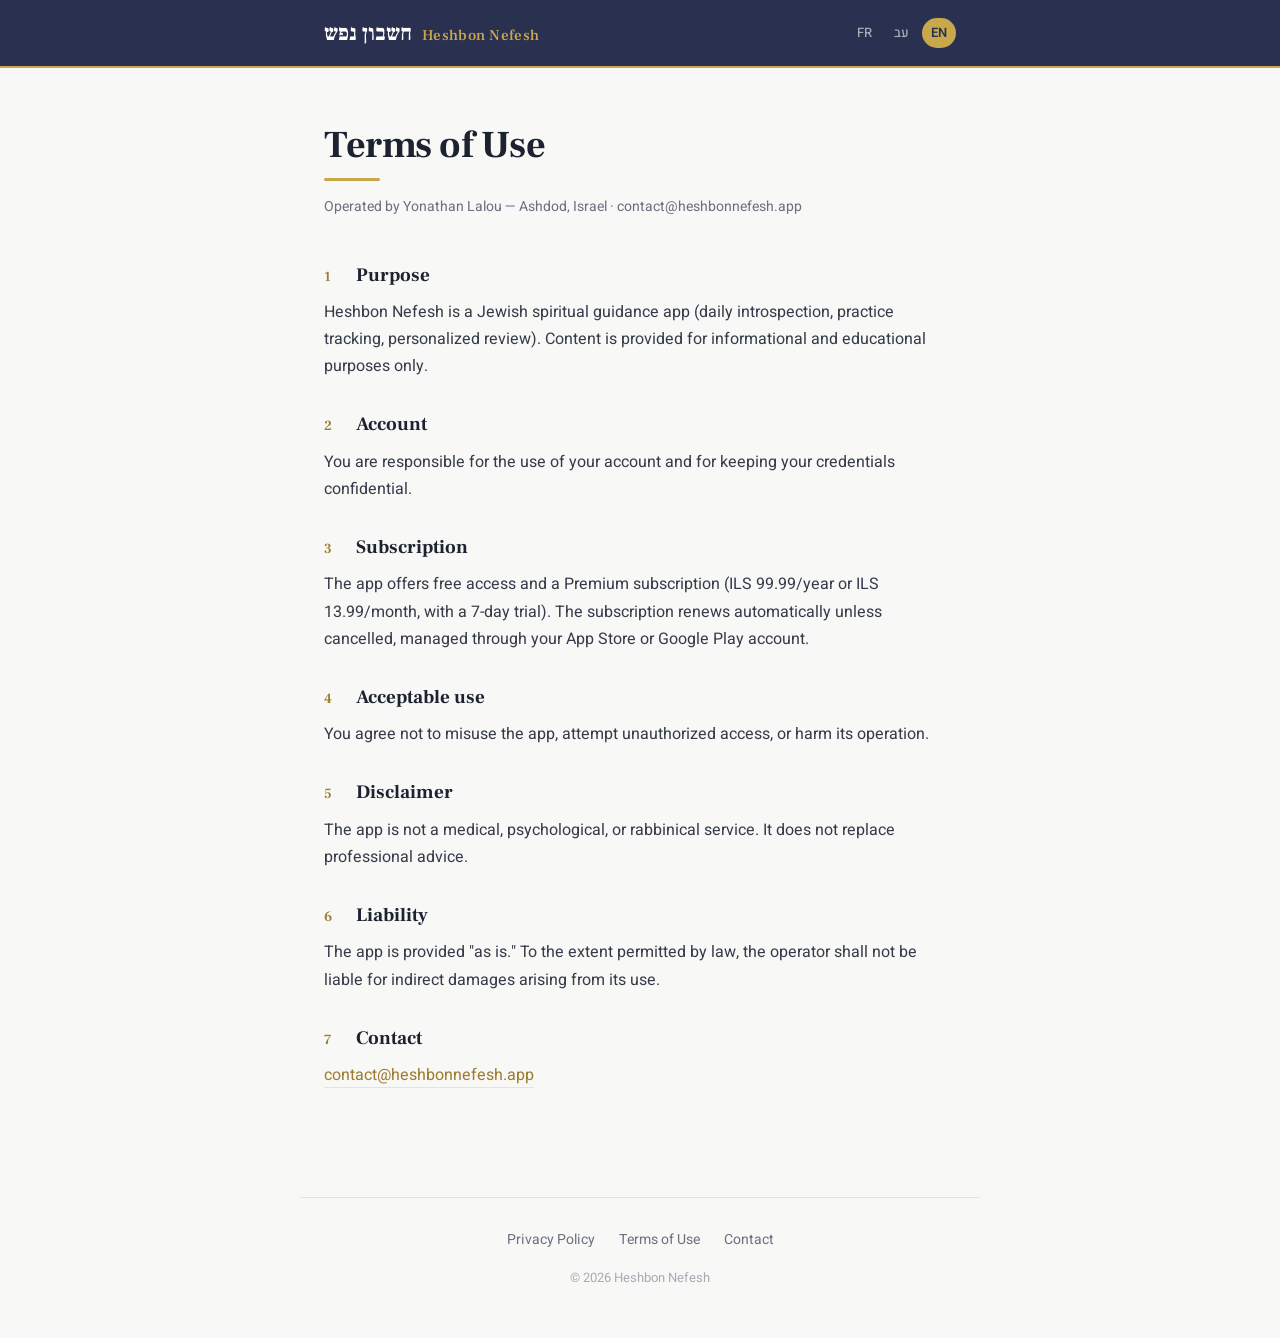
<file: en/terms.html>
<!DOCTYPE html>
<html lang="en">
<head>
  <meta charset="UTF-8">
  <meta name="viewport" content="width=device-width, initial-scale=1.0">
  <title>Terms of Use — Heshbon Nefesh</title>
  <meta name="description" content="Terms of Use for the Heshbon Nefesh app.">
  <link rel="alternate" hreflang="fr" href="https://heshbonnefesh.app/fr/terms.html">
  <link rel="alternate" hreflang="he" href="https://heshbonnefesh.app/he/terms.html">
  <link rel="alternate" hreflang="en" href="https://heshbonnefesh.app/en/terms.html">
  <link rel="preconnect" href="https://fonts.googleapis.com">
  <link rel="preconnect" href="https://fonts.gstatic.com" crossorigin>
  <link href="https://fonts.googleapis.com/css2?family=Frank+Ruhl+Libre:wght@500;700&family=Heebo:wght@400;500;600&display=swap" rel="stylesheet">
  <link rel="stylesheet" href="../style.css">
</head>
<body>
  <header class="topbar">
    <div class="topbar-inner">
      <a class="wordmark" href="/en/">
        <span class="he">חשבון נפש</span>
        <span class="lat">Heshbon Nefesh</span>
      </a>
      <nav class="langs">
        <a href="../fr/terms.html">FR</a>
        <a href="../he/terms.html">עב</a>
        <a href="../en/terms.html" class="active">EN</a>
      </nav>
    </div>
  </header>

  <main>
    <h1 class="doc-title">Terms of Use</h1>
    <div class="doc-rule"></div>
    <p class="doc-meta">Operated by Yonathan Lalou — Ashdod, Israel · contact@heshbonnefesh.app</p>

    <div class="clause">
      <h2><span class="num">1</span> Purpose</h2>
      <p>Heshbon Nefesh is a Jewish spiritual guidance app (daily introspection, practice tracking, personalized review). Content is provided for informational and educational purposes only.</p>
    </div>

    <div class="clause">
      <h2><span class="num">2</span> Account</h2>
      <p>You are responsible for the use of your account and for keeping your credentials confidential.</p>
    </div>

    <div class="clause">
      <h2><span class="num">3</span> Subscription</h2>
      <p>The app offers free access and a Premium subscription (ILS 99.99/year or ILS 13.99/month, with a 7-day trial). The subscription renews automatically unless cancelled, managed through your App Store or Google Play account.</p>
    </div>

    <div class="clause">
      <h2><span class="num">4</span> Acceptable use</h2>
      <p>You agree not to misuse the app, attempt unauthorized access, or harm its operation.</p>
    </div>

    <div class="clause">
      <h2><span class="num">5</span> Disclaimer</h2>
      <p>The app is not a medical, psychological, or rabbinical service. It does not replace professional advice.</p>
    </div>

    <div class="clause">
      <h2><span class="num">6</span> Liability</h2>
      <p>The app is provided "as is." To the extent permitted by law, the operator shall not be liable for indirect damages arising from its use.</p>
    </div>

    <div class="clause">
      <h2><span class="num">7</span> Contact</h2>
      <p><a class="inline" href="mailto:contact@heshbonnefesh.app">contact@heshbonnefesh.app</a></p>
    </div>
  </main>

  <footer>
    <nav>
      <a href="/en/privacy.html">Privacy Policy</a>
      <a href="/en/terms.html">Terms of Use</a>
      <a href="mailto:contact@heshbonnefesh.app">Contact</a>
    </nav>
    <p class="copyright">© 2026 Heshbon Nefesh</p>
  </footer>
</body>
</html>
</file>
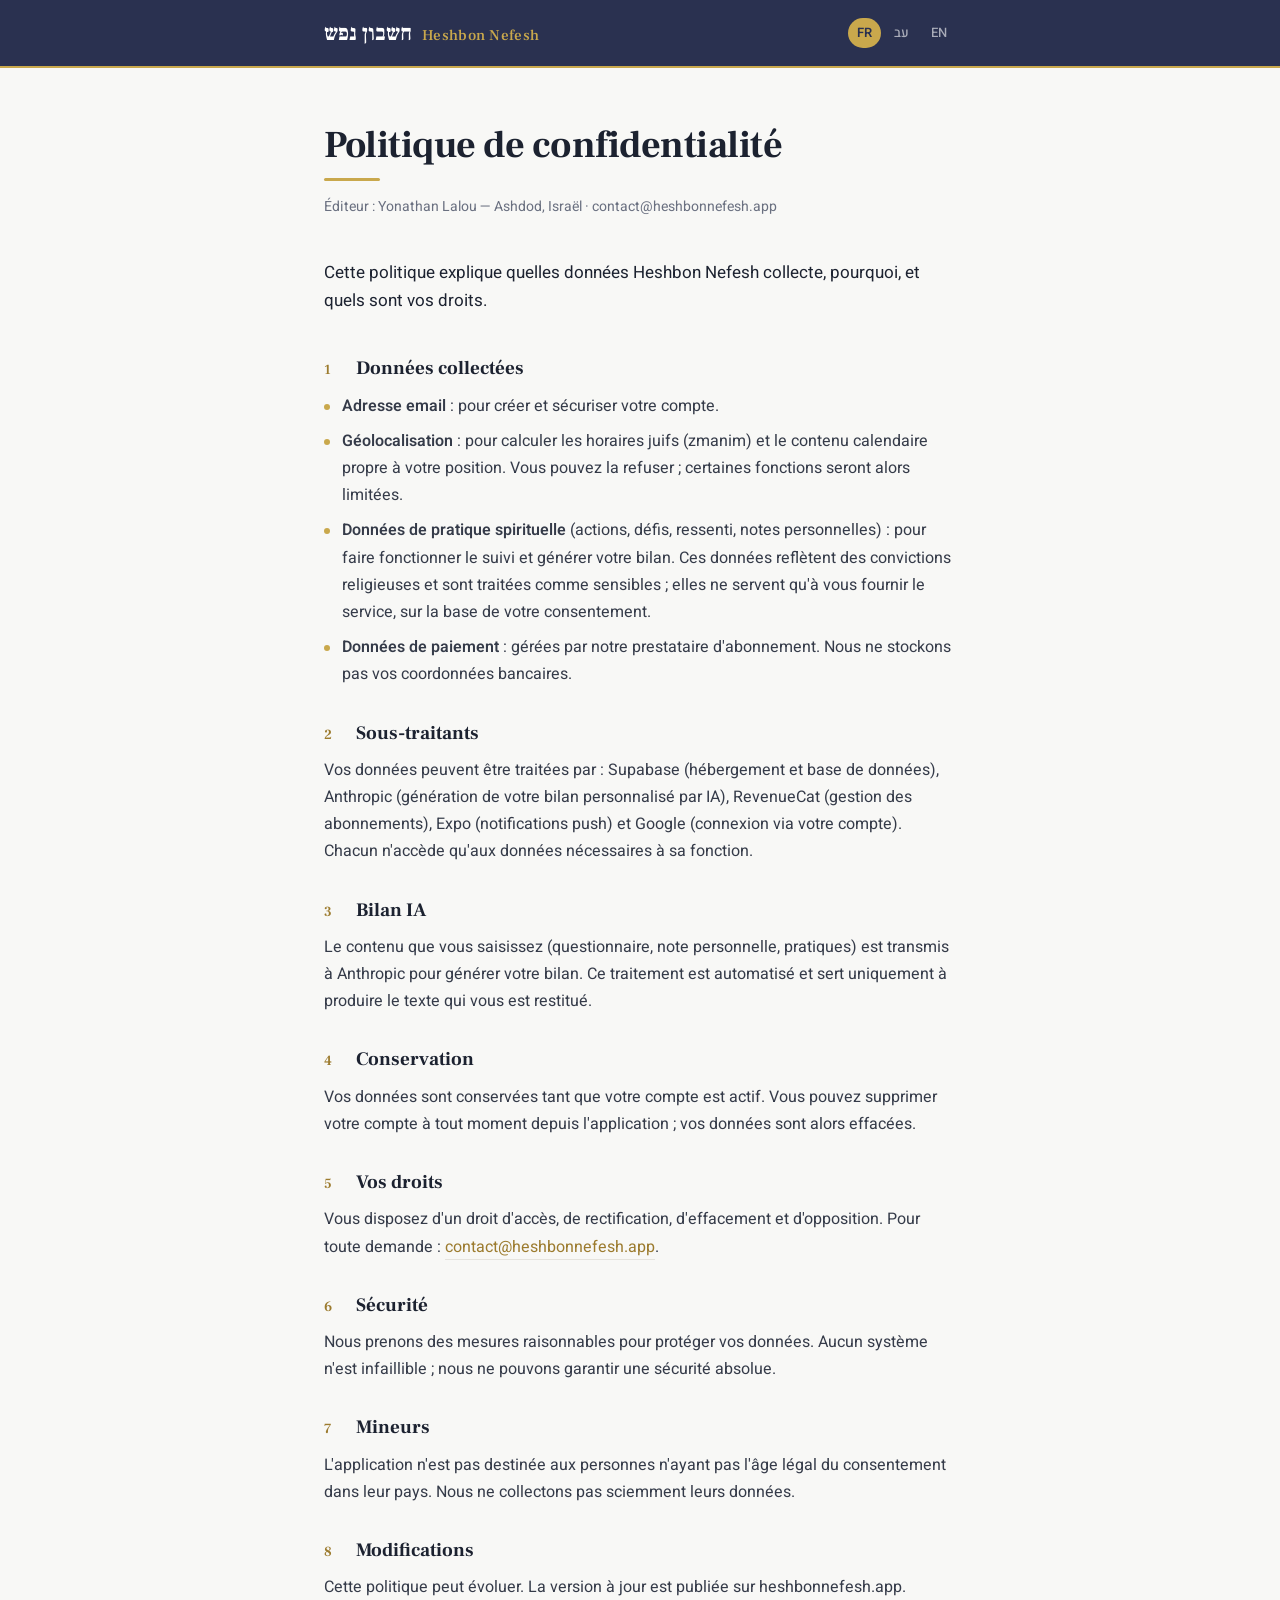
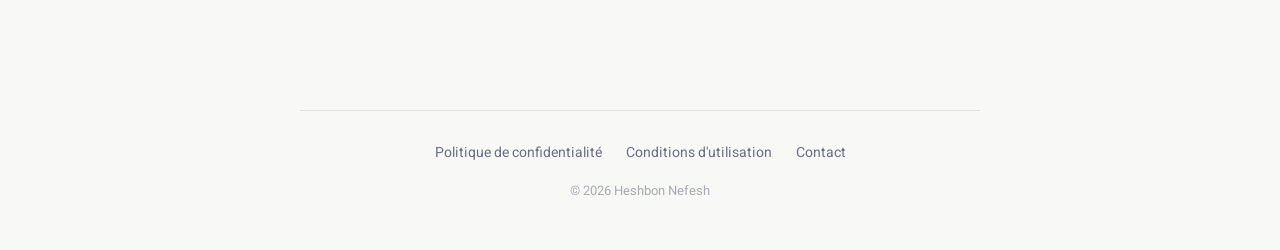
<file: fr/privacy.html>
<!DOCTYPE html>
<html lang="fr">
<head>
  <meta charset="UTF-8">
  <meta name="viewport" content="width=device-width, initial-scale=1.0">
  <title>Politique de confidentialité — Heshbon Nefesh</title>
  <meta name="description" content="Politique de confidentialité de l'application Heshbon Nefesh.">
  <link rel="alternate" hreflang="fr" href="https://heshbonnefesh.app/fr/privacy.html">
  <link rel="alternate" hreflang="he" href="https://heshbonnefesh.app/he/privacy.html">
  <link rel="alternate" hreflang="en" href="https://heshbonnefesh.app/en/privacy.html">
  <link rel="preconnect" href="https://fonts.googleapis.com">
  <link rel="preconnect" href="https://fonts.gstatic.com" crossorigin>
  <link href="https://fonts.googleapis.com/css2?family=Frank+Ruhl+Libre:wght@500;700&family=Heebo:wght@400;500;600&display=swap" rel="stylesheet">
  <link rel="stylesheet" href="../style.css">
</head>
<body>
  <header class="topbar">
    <div class="topbar-inner">
      <a class="wordmark" href="/fr/">
        <span class="he">חשבון נפש</span>
        <span class="lat">Heshbon Nefesh</span>
      </a>
      <nav class="langs">
        <a href="../fr/privacy.html" class="active">FR</a>
        <a href="../he/privacy.html">עב</a>
        <a href="../en/privacy.html">EN</a>
      </nav>
    </div>
  </header>

  <main>
    <h1 class="doc-title">Politique de confidentialité</h1>
    <div class="doc-rule"></div>
    <p class="doc-meta">Éditeur : Yonathan Lalou — Ashdod, Israël · contact@heshbonnefesh.app</p>

    <p class="lede">Cette politique explique quelles données Heshbon Nefesh collecte, pourquoi, et quels sont vos droits.</p>

    <div class="clause">
      <h2><span class="num">1</span> Données collectées</h2>
      <ul>
        <li><strong>Adresse email</strong> : pour créer et sécuriser votre compte.</li>
        <li><strong>Géolocalisation</strong> : pour calculer les horaires juifs (zmanim) et le contenu calendaire propre à votre position. Vous pouvez la refuser ; certaines fonctions seront alors limitées.</li>
        <li><strong>Données de pratique spirituelle</strong> (actions, défis, ressenti, notes personnelles) : pour faire fonctionner le suivi et générer votre bilan. Ces données reflètent des convictions religieuses et sont traitées comme sensibles ; elles ne servent qu'à vous fournir le service, sur la base de votre consentement.</li>
        <li><strong>Données de paiement</strong> : gérées par notre prestataire d'abonnement. Nous ne stockons pas vos coordonnées bancaires.</li>
      </ul>
    </div>

    <div class="clause">
      <h2><span class="num">2</span> Sous-traitants</h2>
      <p>Vos données peuvent être traitées par : Supabase (hébergement et base de données), Anthropic (génération de votre bilan personnalisé par IA), RevenueCat (gestion des abonnements), Expo (notifications push) et Google (connexion via votre compte). Chacun n'accède qu'aux données nécessaires à sa fonction.</p>
    </div>

    <div class="clause">
      <h2><span class="num">3</span> Bilan IA</h2>
      <p>Le contenu que vous saisissez (questionnaire, note personnelle, pratiques) est transmis à Anthropic pour générer votre bilan. Ce traitement est automatisé et sert uniquement à produire le texte qui vous est restitué.</p>
    </div>

    <div class="clause">
      <h2><span class="num">4</span> Conservation</h2>
      <p>Vos données sont conservées tant que votre compte est actif. Vous pouvez supprimer votre compte à tout moment depuis l'application ; vos données sont alors effacées.</p>
    </div>

    <div class="clause">
      <h2><span class="num">5</span> Vos droits</h2>
      <p>Vous disposez d'un droit d'accès, de rectification, d'effacement et d'opposition. Pour toute demande : <a class="inline" href="mailto:contact@heshbonnefesh.app">contact@heshbonnefesh.app</a>.</p>
    </div>

    <div class="clause">
      <h2><span class="num">6</span> Sécurité</h2>
      <p>Nous prenons des mesures raisonnables pour protéger vos données. Aucun système n'est infaillible ; nous ne pouvons garantir une sécurité absolue.</p>
    </div>

    <div class="clause">
      <h2><span class="num">7</span> Mineurs</h2>
      <p>L'application n'est pas destinée aux personnes n'ayant pas l'âge légal du consentement dans leur pays. Nous ne collectons pas sciemment leurs données.</p>
    </div>

    <div class="clause">
      <h2><span class="num">8</span> Modifications</h2>
      <p>Cette politique peut évoluer. La version à jour est publiée sur heshbonnefesh.app.</p>
    </div>
  </main>

  <footer>
    <nav>
      <a href="/fr/privacy.html">Politique de confidentialité</a>
      <a href="/fr/terms.html">Conditions d'utilisation</a>
      <a href="mailto:contact@heshbonnefesh.app">Contact</a>
    </nav>
    <p class="copyright">© 2026 Heshbon Nefesh</p>
  </footer>
</body>
</html>
</file>
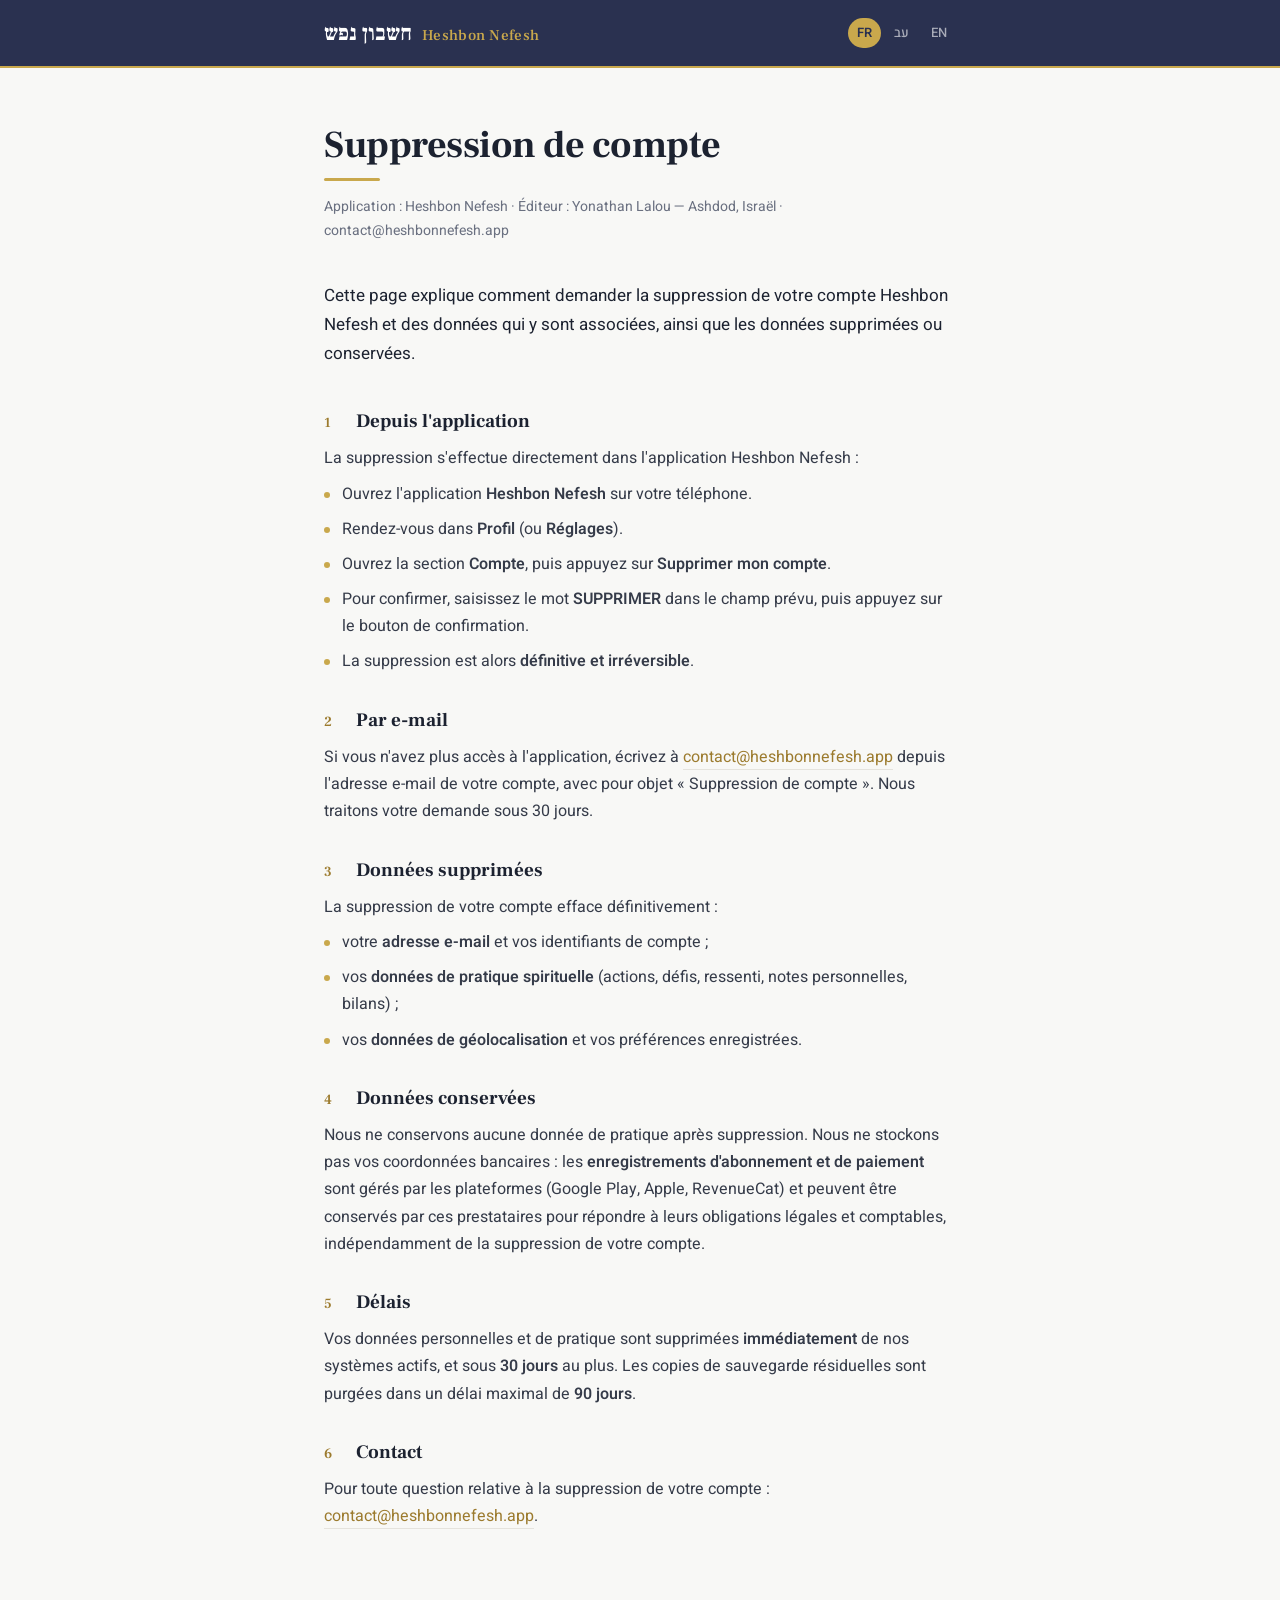
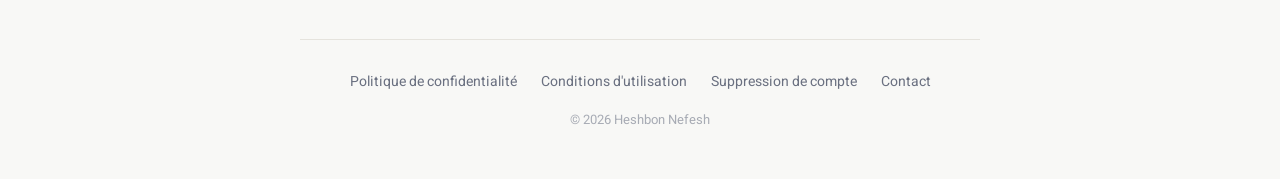
<file: fr/suppression.html>
<!DOCTYPE html>
<html lang="fr">
<head>
  <meta charset="UTF-8">
  <meta name="viewport" content="width=device-width, initial-scale=1.0">
  <title>Suppression de compte — Heshbon Nefesh</title>
  <meta name="description" content="Comment demander la suppression de votre compte Heshbon Nefesh et des données associées.">
  <link rel="alternate" hreflang="fr" href="https://heshbonnefesh.app/fr/suppression.html">
  <link rel="alternate" hreflang="he" href="https://heshbonnefesh.app/he/suppression.html">
  <link rel="alternate" hreflang="en" href="https://heshbonnefesh.app/en/suppression.html">
  <link rel="preconnect" href="https://fonts.googleapis.com">
  <link rel="preconnect" href="https://fonts.gstatic.com" crossorigin>
  <link href="https://fonts.googleapis.com/css2?family=Frank+Ruhl+Libre:wght@500;700&family=Heebo:wght@400;500;600&display=swap" rel="stylesheet">
  <link rel="stylesheet" href="../style.css">
</head>
<body>
  <header class="topbar">
    <div class="topbar-inner">
      <a class="wordmark" href="/fr/">
        <span class="he">חשבון נפש</span>
        <span class="lat">Heshbon Nefesh</span>
      </a>
      <nav class="langs">
        <a href="../fr/suppression.html" class="active">FR</a>
        <a href="../he/suppression.html">עב</a>
        <a href="../en/suppression.html">EN</a>
      </nav>
    </div>
  </header>

  <main>
    <h1 class="doc-title">Suppression de compte</h1>
    <div class="doc-rule"></div>
    <p class="doc-meta">Application : Heshbon Nefesh · Éditeur : Yonathan Lalou — Ashdod, Israël · contact@heshbonnefesh.app</p>

    <p class="lede">Cette page explique comment demander la suppression de votre compte Heshbon Nefesh et des données qui y sont associées, ainsi que les données supprimées ou conservées.</p>

    <div class="clause">
      <h2><span class="num">1</span> Depuis l'application</h2>
      <p>La suppression s'effectue directement dans l'application Heshbon Nefesh :</p>
      <ul>
        <li>Ouvrez l'application <strong>Heshbon Nefesh</strong> sur votre téléphone.</li>
        <li>Rendez-vous dans <strong>Profil</strong> (ou <strong>Réglages</strong>).</li>
        <li>Ouvrez la section <strong>Compte</strong>, puis appuyez sur <strong>Supprimer mon compte</strong>.</li>
        <li>Pour confirmer, saisissez le mot <strong>SUPPRIMER</strong> dans le champ prévu, puis appuyez sur le bouton de confirmation.</li>
        <li>La suppression est alors <strong>définitive et irréversible</strong>.</li>
      </ul>
    </div>

    <div class="clause">
      <h2><span class="num">2</span> Par e-mail</h2>
      <p>Si vous n'avez plus accès à l'application, écrivez à <a class="inline" href="mailto:contact@heshbonnefesh.app?subject=Suppression%20de%20compte">contact@heshbonnefesh.app</a> depuis l'adresse e-mail de votre compte, avec pour objet « Suppression de compte ». Nous traitons votre demande sous 30 jours.</p>
    </div>

    <div class="clause">
      <h2><span class="num">3</span> Données supprimées</h2>
      <p>La suppression de votre compte efface définitivement :</p>
      <ul>
        <li>votre <strong>adresse e-mail</strong> et vos identifiants de compte ;</li>
        <li>vos <strong>données de pratique spirituelle</strong> (actions, défis, ressenti, notes personnelles, bilans) ;</li>
        <li>vos <strong>données de géolocalisation</strong> et vos préférences enregistrées.</li>
      </ul>
    </div>

    <div class="clause">
      <h2><span class="num">4</span> Données conservées</h2>
      <p>Nous ne conservons aucune donnée de pratique après suppression. Nous ne stockons pas vos coordonnées bancaires : les <strong>enregistrements d'abonnement et de paiement</strong> sont gérés par les plateformes (Google Play, Apple, RevenueCat) et peuvent être conservés par ces prestataires pour répondre à leurs obligations légales et comptables, indépendamment de la suppression de votre compte.</p>
    </div>

    <div class="clause">
      <h2><span class="num">5</span> Délais</h2>
      <p>Vos données personnelles et de pratique sont supprimées <strong>immédiatement</strong> de nos systèmes actifs, et sous <strong>30 jours</strong> au plus. Les copies de sauvegarde résiduelles sont purgées dans un délai maximal de <strong>90 jours</strong>.</p>
    </div>

    <div class="clause">
      <h2><span class="num">6</span> Contact</h2>
      <p>Pour toute question relative à la suppression de votre compte : <a class="inline" href="mailto:contact@heshbonnefesh.app">contact@heshbonnefesh.app</a>.</p>
    </div>
  </main>

  <footer>
    <nav>
      <a href="/fr/privacy.html">Politique de confidentialité</a>
      <a href="/fr/terms.html">Conditions d'utilisation</a>
      <a href="/fr/suppression.html">Suppression de compte</a>
      <a href="mailto:contact@heshbonnefesh.app">Contact</a>
    </nav>
    <p class="copyright">© 2026 Heshbon Nefesh</p>
  </footer>
</body>
</html>
</file>
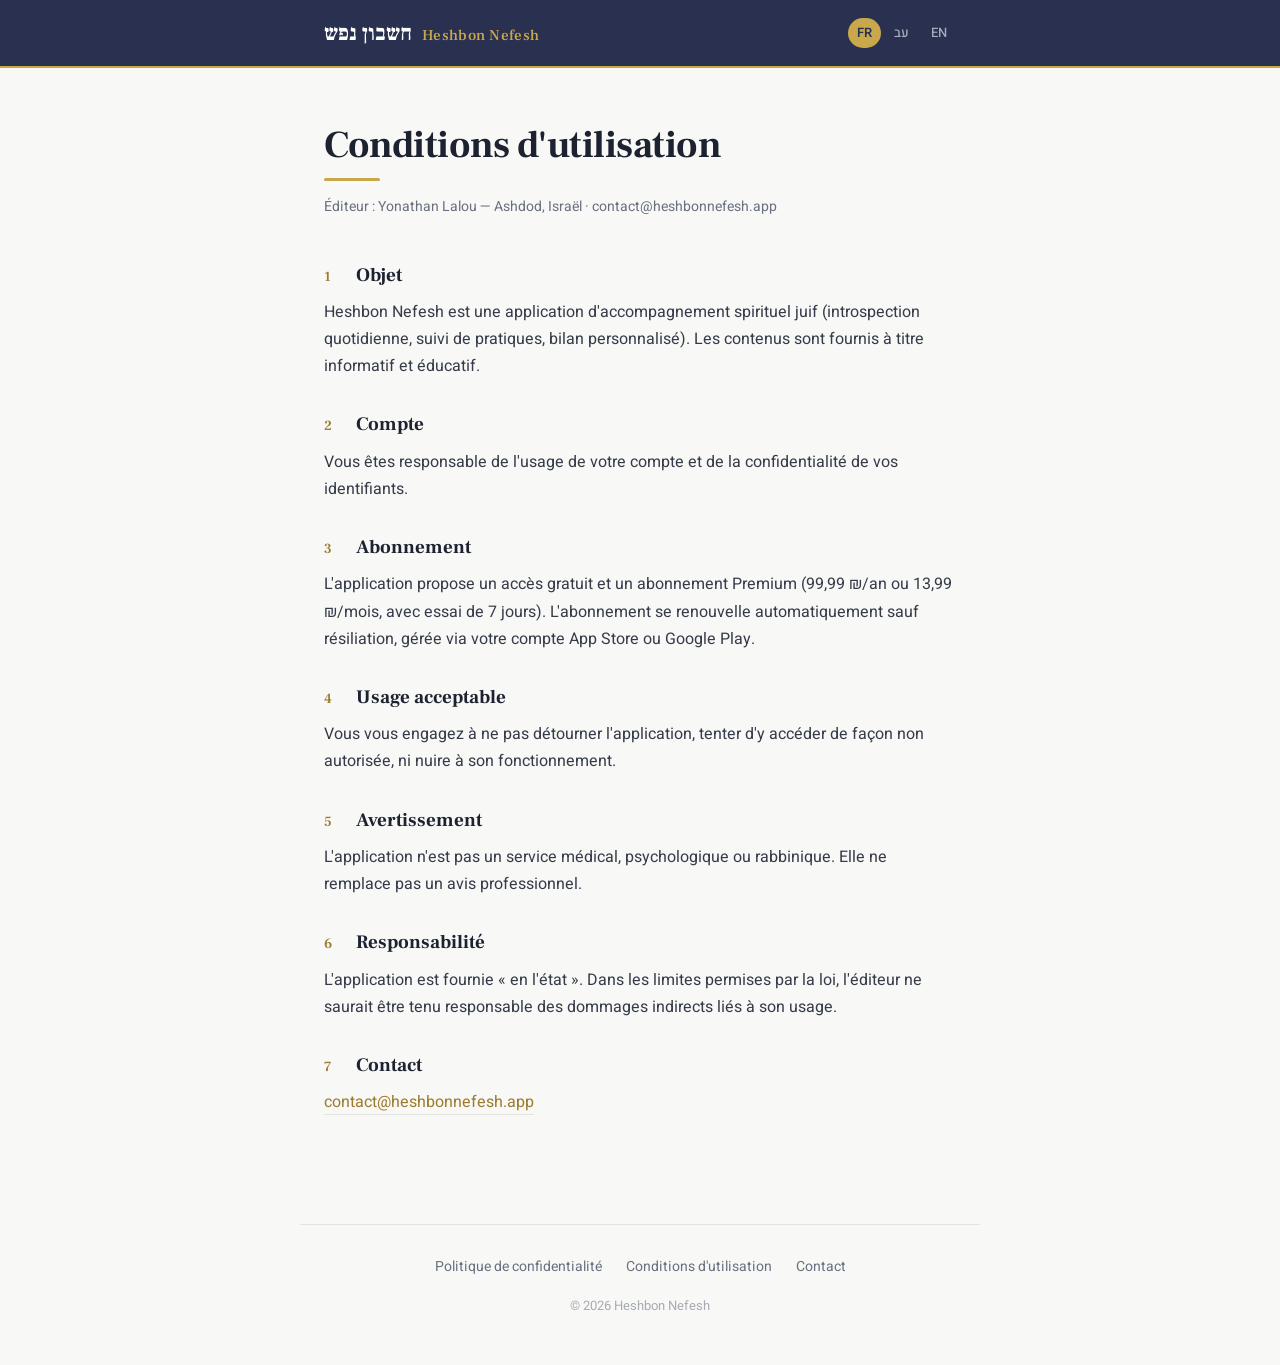
<file: fr/terms.html>
<!DOCTYPE html>
<html lang="fr">
<head>
  <meta charset="UTF-8">
  <meta name="viewport" content="width=device-width, initial-scale=1.0">
  <title>Conditions d'utilisation — Heshbon Nefesh</title>
  <meta name="description" content="Conditions d'utilisation de l'application Heshbon Nefesh.">
  <link rel="alternate" hreflang="fr" href="https://heshbonnefesh.app/fr/terms.html">
  <link rel="alternate" hreflang="he" href="https://heshbonnefesh.app/he/terms.html">
  <link rel="alternate" hreflang="en" href="https://heshbonnefesh.app/en/terms.html">
  <link rel="preconnect" href="https://fonts.googleapis.com">
  <link rel="preconnect" href="https://fonts.gstatic.com" crossorigin>
  <link href="https://fonts.googleapis.com/css2?family=Frank+Ruhl+Libre:wght@500;700&family=Heebo:wght@400;500;600&display=swap" rel="stylesheet">
  <link rel="stylesheet" href="../style.css">
</head>
<body>
  <header class="topbar">
    <div class="topbar-inner">
      <a class="wordmark" href="/fr/">
        <span class="he">חשבון נפש</span>
        <span class="lat">Heshbon Nefesh</span>
      </a>
      <nav class="langs">
        <a href="../fr/terms.html" class="active">FR</a>
        <a href="../he/terms.html">עב</a>
        <a href="../en/terms.html">EN</a>
      </nav>
    </div>
  </header>

  <main>
    <h1 class="doc-title">Conditions d'utilisation</h1>
    <div class="doc-rule"></div>
    <p class="doc-meta">Éditeur : Yonathan Lalou — Ashdod, Israël · contact@heshbonnefesh.app</p>

    <div class="clause">
      <h2><span class="num">1</span> Objet</h2>
      <p>Heshbon Nefesh est une application d'accompagnement spirituel juif (introspection quotidienne, suivi de pratiques, bilan personnalisé). Les contenus sont fournis à titre informatif et éducatif.</p>
    </div>

    <div class="clause">
      <h2><span class="num">2</span> Compte</h2>
      <p>Vous êtes responsable de l'usage de votre compte et de la confidentialité de vos identifiants.</p>
    </div>

    <div class="clause">
      <h2><span class="num">3</span> Abonnement</h2>
      <p>L'application propose un accès gratuit et un abonnement Premium (99,99 ₪/an ou 13,99 ₪/mois, avec essai de 7 jours). L'abonnement se renouvelle automatiquement sauf résiliation, gérée via votre compte App Store ou Google Play.</p>
    </div>

    <div class="clause">
      <h2><span class="num">4</span> Usage acceptable</h2>
      <p>Vous vous engagez à ne pas détourner l'application, tenter d'y accéder de façon non autorisée, ni nuire à son fonctionnement.</p>
    </div>

    <div class="clause">
      <h2><span class="num">5</span> Avertissement</h2>
      <p>L'application n'est pas un service médical, psychologique ou rabbinique. Elle ne remplace pas un avis professionnel.</p>
    </div>

    <div class="clause">
      <h2><span class="num">6</span> Responsabilité</h2>
      <p>L'application est fournie « en l'état ». Dans les limites permises par la loi, l'éditeur ne saurait être tenu responsable des dommages indirects liés à son usage.</p>
    </div>

    <div class="clause">
      <h2><span class="num">7</span> Contact</h2>
      <p><a class="inline" href="mailto:contact@heshbonnefesh.app">contact@heshbonnefesh.app</a></p>
    </div>
  </main>

  <footer>
    <nav>
      <a href="/fr/privacy.html">Politique de confidentialité</a>
      <a href="/fr/terms.html">Conditions d'utilisation</a>
      <a href="mailto:contact@heshbonnefesh.app">Contact</a>
    </nav>
    <p class="copyright">© 2026 Heshbon Nefesh</p>
  </footer>
</body>
</html>
</file>
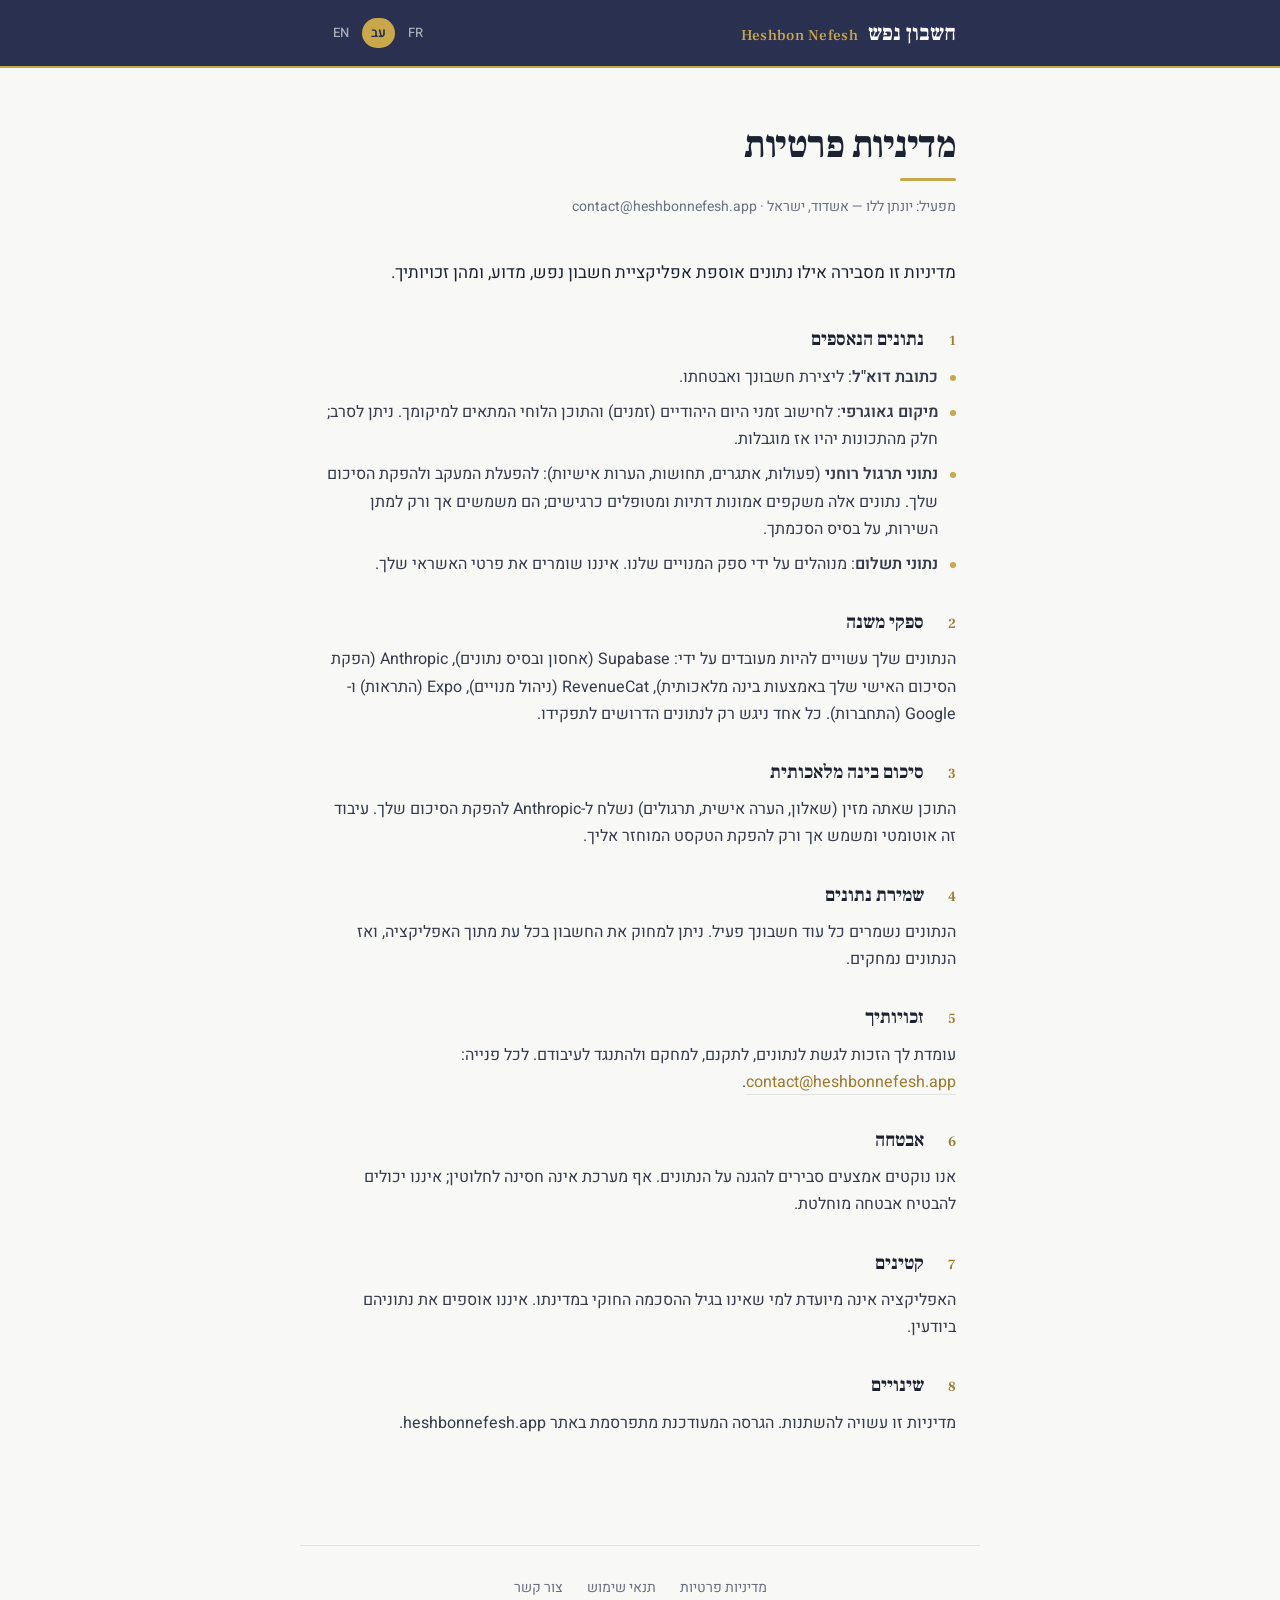
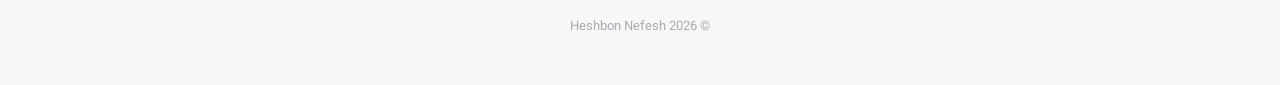
<file: he/privacy.html>
<!DOCTYPE html>
<html lang="he" dir="rtl">
<head>
  <meta charset="UTF-8">
  <meta name="viewport" content="width=device-width, initial-scale=1.0">
  <title>מדיניות פרטיות — חשבון נפש</title>
  <meta name="description" content="מדיניות הפרטיות של אפליקציית חשבון נפש.">
  <link rel="alternate" hreflang="fr" href="https://heshbonnefesh.app/fr/privacy.html">
  <link rel="alternate" hreflang="he" href="https://heshbonnefesh.app/he/privacy.html">
  <link rel="alternate" hreflang="en" href="https://heshbonnefesh.app/en/privacy.html">
  <link rel="preconnect" href="https://fonts.googleapis.com">
  <link rel="preconnect" href="https://fonts.gstatic.com" crossorigin>
  <link href="https://fonts.googleapis.com/css2?family=Frank+Ruhl+Libre:wght@500;700&family=Heebo:wght@400;500;600&display=swap" rel="stylesheet">
  <link rel="stylesheet" href="../style.css">
</head>
<body>
  <header class="topbar">
    <div class="topbar-inner">
      <a class="wordmark" href="/he/">
        <span class="he">חשבון נפש</span>
        <span class="lat">Heshbon Nefesh</span>
      </a>
      <nav class="langs">
        <a href="../fr/privacy.html">FR</a>
        <a href="../he/privacy.html" class="active">עב</a>
        <a href="../en/privacy.html">EN</a>
      </nav>
    </div>
  </header>

  <main>
    <h1 class="doc-title">מדיניות פרטיות</h1>
    <div class="doc-rule"></div>
    <p class="doc-meta">מפעיל: יונתן ללו — אשדוד, ישראל · contact@heshbonnefesh.app</p>

    <p class="lede">מדיניות זו מסבירה אילו נתונים אוספת אפליקציית חשבון נפש, מדוע, ומהן זכויותיך.</p>

    <div class="clause">
      <h2><span class="num">1</span> נתונים הנאספים</h2>
      <ul>
        <li><strong>כתובת דוא"ל</strong>: ליצירת חשבונך ואבטחתו.</li>
        <li><strong>מיקום גאוגרפי</strong>: לחישוב זמני היום היהודיים (זמנים) והתוכן הלוחי המתאים למיקומך. ניתן לסרב; חלק מהתכונות יהיו אז מוגבלות.</li>
        <li><strong>נתוני תרגול רוחני</strong> (פעולות, אתגרים, תחושות, הערות אישיות): להפעלת המעקב ולהפקת הסיכום שלך. נתונים אלה משקפים אמונות דתיות ומטופלים כרגישים; הם משמשים אך ורק למתן השירות, על בסיס הסכמתך.</li>
        <li><strong>נתוני תשלום</strong>: מנוהלים על ידי ספק המנויים שלנו. איננו שומרים את פרטי האשראי שלך.</li>
      </ul>
    </div>

    <div class="clause">
      <h2><span class="num">2</span> ספקי משנה</h2>
      <p>הנתונים שלך עשויים להיות מעובדים על ידי: Supabase (אחסון ובסיס נתונים), Anthropic (הפקת הסיכום האישי שלך באמצעות בינה מלאכותית), RevenueCat (ניהול מנויים), Expo (התראות) ו-Google (התחברות). כל אחד ניגש רק לנתונים הדרושים לתפקידו.</p>
    </div>

    <div class="clause">
      <h2><span class="num">3</span> סיכום בינה מלאכותית</h2>
      <p>התוכן שאתה מזין (שאלון, הערה אישית, תרגולים) נשלח ל-Anthropic להפקת הסיכום שלך. עיבוד זה אוטומטי ומשמש אך ורק להפקת הטקסט המוחזר אליך.</p>
    </div>

    <div class="clause">
      <h2><span class="num">4</span> שמירת נתונים</h2>
      <p>הנתונים נשמרים כל עוד חשבונך פעיל. ניתן למחוק את החשבון בכל עת מתוך האפליקציה, ואז הנתונים נמחקים.</p>
    </div>

    <div class="clause">
      <h2><span class="num">5</span> זכויותיך</h2>
      <p>עומדת לך הזכות לגשת לנתונים, לתקנם, למחקם ולהתנגד לעיבודם. לכל פנייה: <a class="inline" href="mailto:contact@heshbonnefesh.app">contact@heshbonnefesh.app</a>.</p>
    </div>

    <div class="clause">
      <h2><span class="num">6</span> אבטחה</h2>
      <p>אנו נוקטים אמצעים סבירים להגנה על הנתונים. אף מערכת אינה חסינה לחלוטין; איננו יכולים להבטיח אבטחה מוחלטת.</p>
    </div>

    <div class="clause">
      <h2><span class="num">7</span> קטינים</h2>
      <p>האפליקציה אינה מיועדת למי שאינו בגיל ההסכמה החוקי במדינתו. איננו אוספים את נתוניהם ביודעין.</p>
    </div>

    <div class="clause">
      <h2><span class="num">8</span> שינויים</h2>
      <p>מדיניות זו עשויה להשתנות. הגרסה המעודכנת מתפרסמת באתר heshbonnefesh.app.</p>
    </div>
  </main>

  <footer>
    <nav>
      <a href="/he/privacy.html">מדיניות פרטיות</a>
      <a href="/he/terms.html">תנאי שימוש</a>
      <a href="mailto:contact@heshbonnefesh.app">צור קשר</a>
    </nav>
    <p class="copyright">© 2026 Heshbon Nefesh</p>
  </footer>
</body>
</html>
</file>
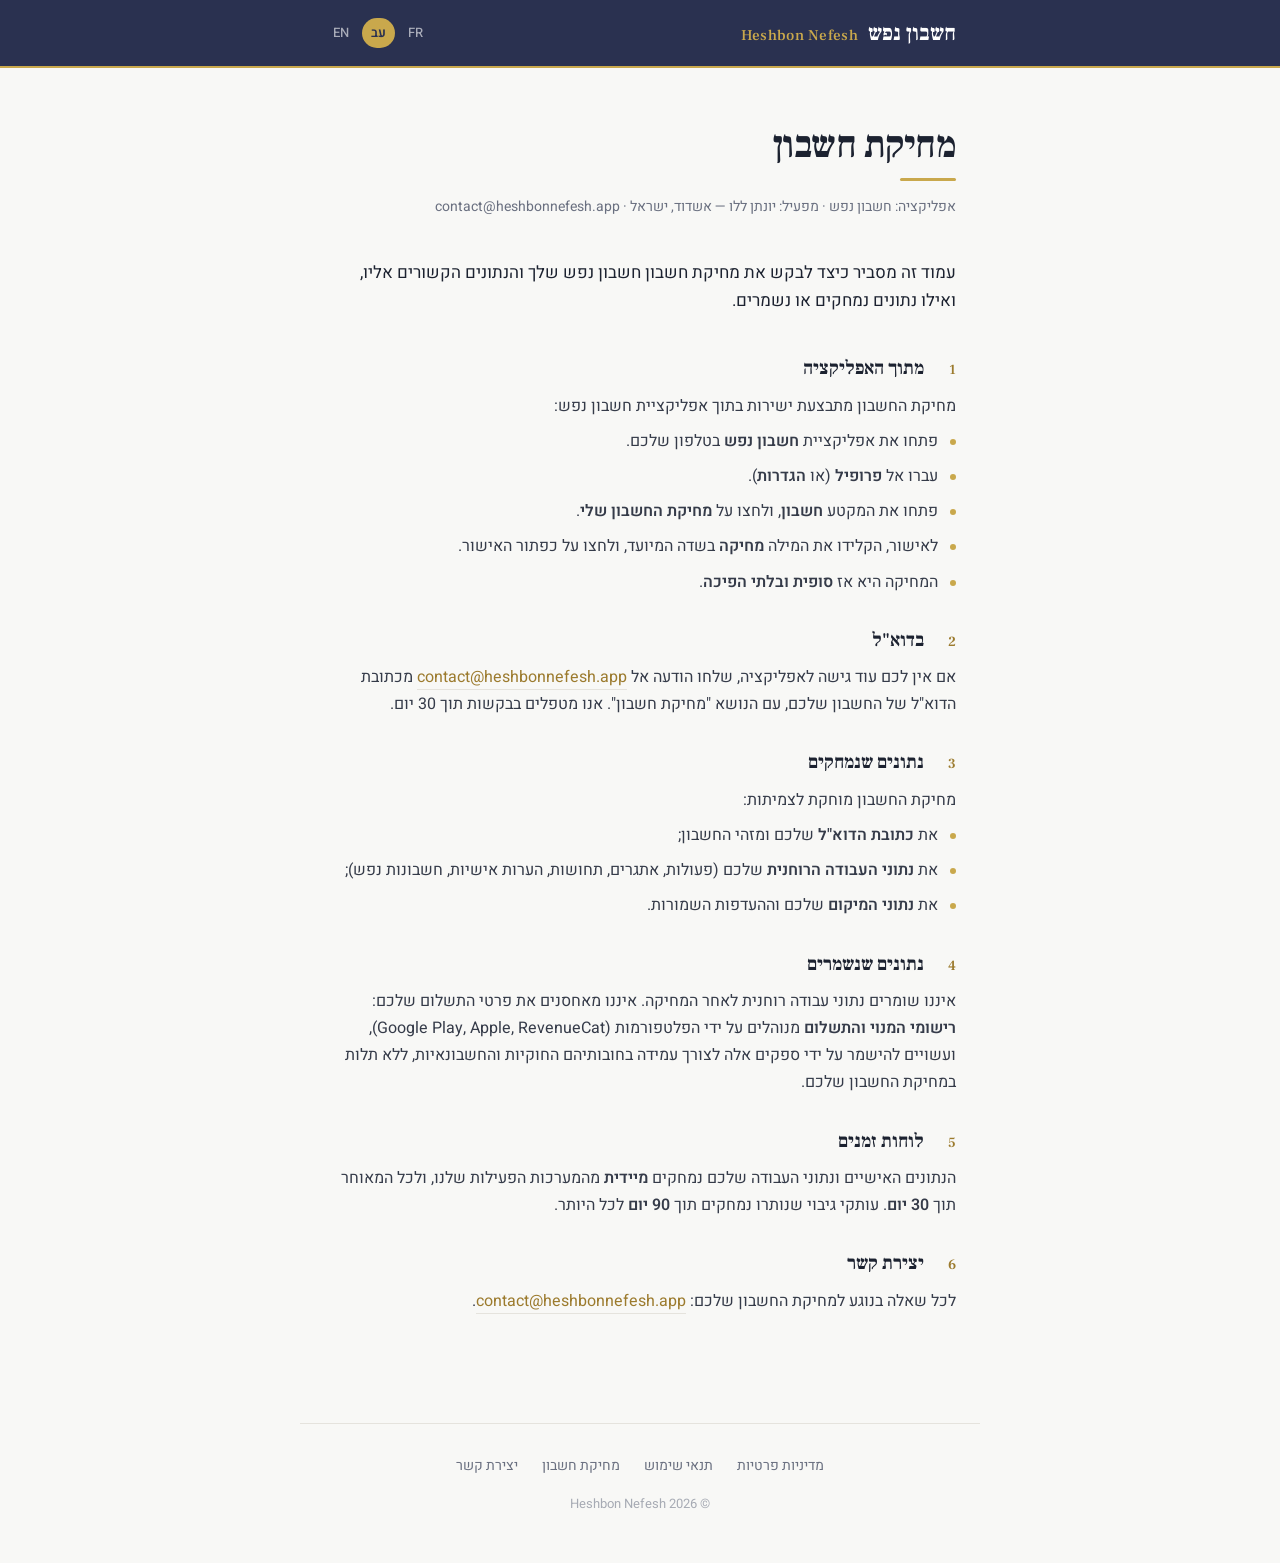
<file: he/suppression.html>
<!DOCTYPE html>
<html lang="he" dir="rtl">
<head>
  <meta charset="UTF-8">
  <meta name="viewport" content="width=device-width, initial-scale=1.0">
  <title>מחיקת חשבון — חשבון נפש</title>
  <meta name="description" content="כיצד לבקש את מחיקת חשבון חשבון נפש שלך והנתונים הקשורים אליו.">
  <link rel="alternate" hreflang="fr" href="https://heshbonnefesh.app/fr/suppression.html">
  <link rel="alternate" hreflang="he" href="https://heshbonnefesh.app/he/suppression.html">
  <link rel="alternate" hreflang="en" href="https://heshbonnefesh.app/en/suppression.html">
  <link rel="preconnect" href="https://fonts.googleapis.com">
  <link rel="preconnect" href="https://fonts.gstatic.com" crossorigin>
  <link href="https://fonts.googleapis.com/css2?family=Frank+Ruhl+Libre:wght@500;700&family=Heebo:wght@400;500;600&display=swap" rel="stylesheet">
  <link rel="stylesheet" href="../style.css">
</head>
<body>
  <header class="topbar">
    <div class="topbar-inner">
      <a class="wordmark" href="/he/">
        <span class="he">חשבון נפש</span>
        <span class="lat">Heshbon Nefesh</span>
      </a>
      <nav class="langs">
        <a href="../fr/suppression.html">FR</a>
        <a href="../he/suppression.html" class="active">עב</a>
        <a href="../en/suppression.html">EN</a>
      </nav>
    </div>
  </header>

  <main>
    <h1 class="doc-title">מחיקת חשבון</h1>
    <div class="doc-rule"></div>
    <p class="doc-meta">אפליקציה: חשבון נפש · מפעיל: יונתן ללו — אשדוד, ישראל · contact@heshbonnefesh.app</p>

    <p class="lede">עמוד זה מסביר כיצד לבקש את מחיקת חשבון חשבון נפש שלך והנתונים הקשורים אליו, ואילו נתונים נמחקים או נשמרים.</p>

    <div class="clause">
      <h2><span class="num">1</span> מתוך האפליקציה</h2>
      <p>מחיקת החשבון מתבצעת ישירות בתוך אפליקציית חשבון נפש:</p>
      <ul>
        <li>פתחו את אפליקציית <strong>חשבון נפש</strong> בטלפון שלכם.</li>
        <li>עברו אל <strong>פרופיל</strong> (או <strong>הגדרות</strong>).</li>
        <li>פתחו את המקטע <strong>חשבון</strong>, ולחצו על <strong>מחיקת החשבון שלי</strong>.</li>
        <li>לאישור, הקלידו את המילה <strong>מחיקה</strong> בשדה המיועד, ולחצו על כפתור האישור.</li>
        <li>המחיקה היא אז <strong>סופית ובלתי הפיכה</strong>.</li>
      </ul>
    </div>

    <div class="clause">
      <h2><span class="num">2</span> בדוא"ל</h2>
      <p>אם אין לכם עוד גישה לאפליקציה, שלחו הודעה אל <a class="inline" href="mailto:contact@heshbonnefesh.app?subject=%D7%9E%D7%97%D7%99%D7%A7%D7%AA%20%D7%97%D7%A9%D7%91%D7%95%D7%9F">contact@heshbonnefesh.app</a> מכתובת הדוא"ל של החשבון שלכם, עם הנושא "מחיקת חשבון". אנו מטפלים בבקשות תוך 30 יום.</p>
    </div>

    <div class="clause">
      <h2><span class="num">3</span> נתונים שנמחקים</h2>
      <p>מחיקת החשבון מוחקת לצמיתות:</p>
      <ul>
        <li>את <strong>כתובת הדוא"ל</strong> שלכם ומזהי החשבון;</li>
        <li>את <strong>נתוני העבודה הרוחנית</strong> שלכם (פעולות, אתגרים, תחושות, הערות אישיות, חשבונות נפש);</li>
        <li>את <strong>נתוני המיקום</strong> שלכם וההעדפות השמורות.</li>
      </ul>
    </div>

    <div class="clause">
      <h2><span class="num">4</span> נתונים שנשמרים</h2>
      <p>איננו שומרים נתוני עבודה רוחנית לאחר המחיקה. איננו מאחסנים את פרטי התשלום שלכם: <strong>רישומי המנוי והתשלום</strong> מנוהלים על ידי הפלטפורמות (Google Play, Apple, RevenueCat), ועשויים להישמר על ידי ספקים אלה לצורך עמידה בחובותיהם החוקיות והחשבונאיות, ללא תלות במחיקת החשבון שלכם.</p>
    </div>

    <div class="clause">
      <h2><span class="num">5</span> לוחות זמנים</h2>
      <p>הנתונים האישיים ונתוני העבודה שלכם נמחקים <strong>מיידית</strong> מהמערכות הפעילות שלנו, ולכל המאוחר תוך <strong>30 יום</strong>. עותקי גיבוי שנותרו נמחקים תוך <strong>90 יום</strong> לכל היותר.</p>
    </div>

    <div class="clause">
      <h2><span class="num">6</span> יצירת קשר</h2>
      <p>לכל שאלה בנוגע למחיקת החשבון שלכם: <a class="inline" href="mailto:contact@heshbonnefesh.app">contact@heshbonnefesh.app</a>.</p>
    </div>
  </main>

  <footer>
    <nav>
      <a href="/he/privacy.html">מדיניות פרטיות</a>
      <a href="/he/terms.html">תנאי שימוש</a>
      <a href="/he/suppression.html">מחיקת חשבון</a>
      <a href="mailto:contact@heshbonnefesh.app">יצירת קשר</a>
    </nav>
    <p class="copyright">© 2026 Heshbon Nefesh</p>
  </footer>
</body>
</html>
</file>
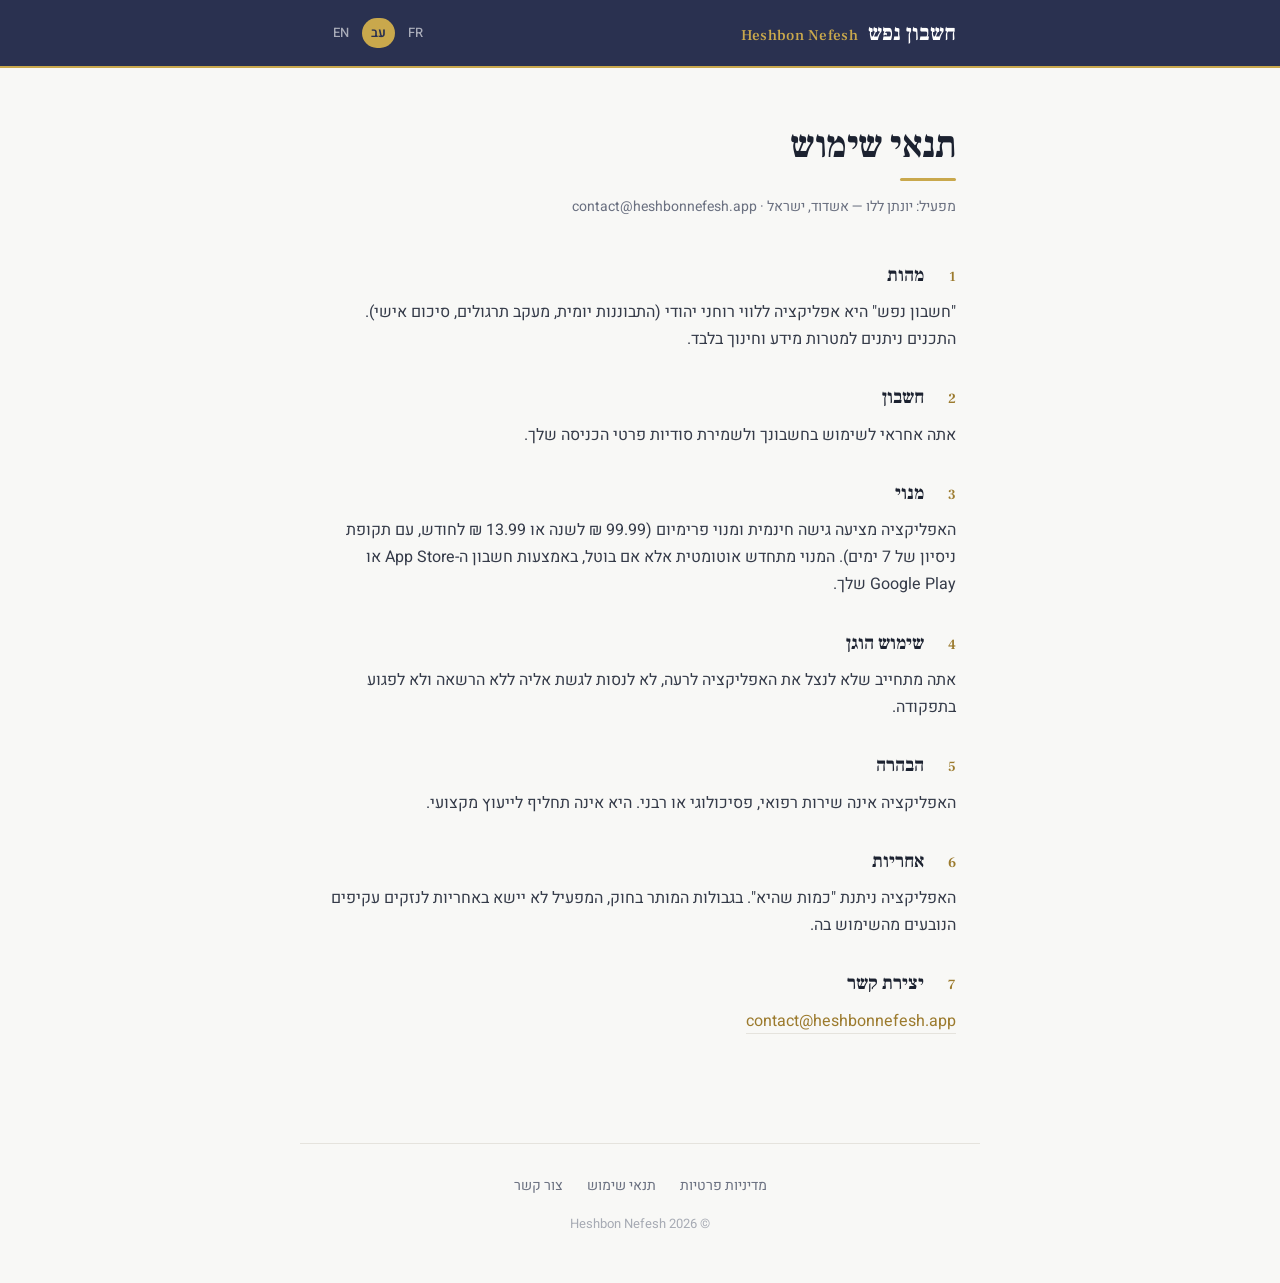
<file: he/terms.html>
<!DOCTYPE html>
<html lang="he" dir="rtl">
<head>
  <meta charset="UTF-8">
  <meta name="viewport" content="width=device-width, initial-scale=1.0">
  <title>תנאי שימוש — חשבון נפש</title>
  <meta name="description" content="תנאי השימוש של אפליקציית חשבון נפש.">
  <link rel="alternate" hreflang="fr" href="https://heshbonnefesh.app/fr/terms.html">
  <link rel="alternate" hreflang="he" href="https://heshbonnefesh.app/he/terms.html">
  <link rel="alternate" hreflang="en" href="https://heshbonnefesh.app/en/terms.html">
  <link rel="preconnect" href="https://fonts.googleapis.com">
  <link rel="preconnect" href="https://fonts.gstatic.com" crossorigin>
  <link href="https://fonts.googleapis.com/css2?family=Frank+Ruhl+Libre:wght@500;700&family=Heebo:wght@400;500;600&display=swap" rel="stylesheet">
  <link rel="stylesheet" href="../style.css">
</head>
<body>
  <header class="topbar">
    <div class="topbar-inner">
      <a class="wordmark" href="/he/">
        <span class="he">חשבון נפש</span>
        <span class="lat">Heshbon Nefesh</span>
      </a>
      <nav class="langs">
        <a href="../fr/terms.html">FR</a>
        <a href="../he/terms.html" class="active">עב</a>
        <a href="../en/terms.html">EN</a>
      </nav>
    </div>
  </header>

  <main>
    <h1 class="doc-title">תנאי שימוש</h1>
    <div class="doc-rule"></div>
    <p class="doc-meta">מפעיל: יונתן ללו — אשדוד, ישראל · contact@heshbonnefesh.app</p>

    <div class="clause">
      <h2><span class="num">1</span> מהות</h2>
      <p>"חשבון נפש" היא אפליקציה ללווי רוחני יהודי (התבוננות יומית, מעקב תרגולים, סיכום אישי). התכנים ניתנים למטרות מידע וחינוך בלבד.</p>
    </div>

    <div class="clause">
      <h2><span class="num">2</span> חשבון</h2>
      <p>אתה אחראי לשימוש בחשבונך ולשמירת סודיות פרטי הכניסה שלך.</p>
    </div>

    <div class="clause">
      <h2><span class="num">3</span> מנוי</h2>
      <p>האפליקציה מציעה גישה חינמית ומנוי פרימיום (99.99 ₪ לשנה או 13.99 ₪ לחודש, עם תקופת ניסיון של 7 ימים). המנוי מתחדש אוטומטית אלא אם בוטל, באמצעות חשבון ה-App Store או Google Play שלך.</p>
    </div>

    <div class="clause">
      <h2><span class="num">4</span> שימוש הוגן</h2>
      <p>אתה מתחייב שלא לנצל את האפליקציה לרעה, לא לנסות לגשת אליה ללא הרשאה ולא לפגוע בתפקודה.</p>
    </div>

    <div class="clause">
      <h2><span class="num">5</span> הבהרה</h2>
      <p>האפליקציה אינה שירות רפואי, פסיכולוגי או רבני. היא אינה תחליף לייעוץ מקצועי.</p>
    </div>

    <div class="clause">
      <h2><span class="num">6</span> אחריות</h2>
      <p>האפליקציה ניתנת "כמות שהיא". בגבולות המותר בחוק, המפעיל לא יישא באחריות לנזקים עקיפים הנובעים מהשימוש בה.</p>
    </div>

    <div class="clause">
      <h2><span class="num">7</span> יצירת קשר</h2>
      <p><a class="inline" href="mailto:contact@heshbonnefesh.app">contact@heshbonnefesh.app</a></p>
    </div>
  </main>

  <footer>
    <nav>
      <a href="/he/privacy.html">מדיניות פרטיות</a>
      <a href="/he/terms.html">תנאי שימוש</a>
      <a href="mailto:contact@heshbonnefesh.app">צור קשר</a>
    </nav>
    <p class="copyright">© 2026 Heshbon Nefesh</p>
  </footer>
</body>
</html>
</file>
<file: landing.css>
/* ══════════════════════════════════════════════════════════════
   Heshbon Nefesh — landing (DA claire : aube, ivoire, or)
   Le navy ne survit qu'en accents : bulle du rav, tuiles univers,
   badges stores, mockup téléphone (l'app elle-même).
   RTL : propriétés logiques — l'hébreu inverse la page entière.
   (style.css reste la feuille des pages légales.)
   ══════════════════════════════════════════════════════════════ */

:root {
  /* Jour */
  --ivory: #FAF7F0;
  --ivory-2: #F1EBDD;
  --paper: #FFFFFF;
  --ink: #1A2744;
  --ink-soft: #414E6B;
  --hairline-ink: rgba(26, 39, 68, 0.12);
  /* Or */
  --gold: #C9A84C;
  --gold-light: #F0D080;
  --gold-ink: #8C6A22;
  /* Nuit (accents seulement) */
  --night-deep: #0A1020;
  --night: #0F1629;
  --surface: #1C2B4A;
  --hairline: rgba(255, 255, 255, 0.08);
  --text-on-night: #F4EFE4;
  --text-on-night-2: #B8C4DD;
  /* Type */
  --frl: "Frank Ruhl Libre", Georgia, serif;
  --ast: "Assistant", system-ui, sans-serif;
  /* Motion */
  --ease-out: cubic-bezier(0.16, 1, 0.3, 1);
  /* Z */
  --z-content: 1; --z-nav: 10;
}

* { box-sizing: border-box; margin: 0; padding: 0; }

html { scroll-behavior: smooth; overflow-x: clip; }
@media (prefers-reduced-motion: reduce) { html { scroll-behavior: auto; } }

body {
  font-family: var(--ast);
  font-size: 1.0625rem;
  line-height: 1.65;
  color: var(--ink-soft);
  background: var(--ivory);
  overflow-x: hidden;
}

img { max-width: 100%; display: block; }

h1, h2, h3 { text-wrap: balance; }
p { text-wrap: pretty; }

h2 {
  font-family: var(--frl);
  font-weight: 700;
  font-size: clamp(1.875rem, 3.8vw, 2.75rem);
  line-height: 1.15;
  color: var(--ink);
}
h3 {
  font-family: var(--ast);
  font-weight: 700;
  font-size: 1.1875rem;
  color: var(--ink);
  margin-bottom: 8px;
}

::selection { background: var(--gold); color: var(--night); }

/* ── Navigation ────────────────────────────────────────────── */
.nav {
  position: fixed;
  top: 0; left: 0; right: 0;
  z-index: var(--z-nav);
  display: flex;
  align-items: center;
  gap: clamp(12px, 2.5vw, 32px);
  padding: 12px clamp(16px, 4vw, 48px);
  transition: background 0.35s var(--ease-out), box-shadow 0.35s var(--ease-out);
}
.nav.scrolled {
  background: rgba(250, 247, 240, 0.86);
  -webkit-backdrop-filter: blur(14px);
  backdrop-filter: blur(14px);
  box-shadow: 0 1px 0 var(--hairline-ink);
}
.nav-brand {
  display: flex;
  align-items: center;
  gap: 10px;
  text-decoration: none;
  margin-inline-end: auto;
}
.nav-emblem { border-radius: 50%; }
.nav-wordmark {
  font-family: var(--frl);
  font-weight: 700;
  font-size: 1.125rem;
  color: var(--ink);
  letter-spacing: 0.01em;
}
.nav-links {
  display: flex;
  gap: clamp(10px, 2vw, 26px);
}
.nav-links a {
  color: var(--ink-soft);
  text-decoration: none;
  font-size: 0.9375rem;
  font-weight: 600;
  padding: 8px 2px;
  transition: color 0.2s;
}
.nav-links a:hover, .nav-links a:focus-visible { color: var(--gold-ink); }
.nav-langs {
  display: flex;
  border: 1px solid var(--hairline-ink);
  border-radius: 999px;
  overflow: hidden;
  background: rgba(255, 255, 255, 0.6);
}
.nav-langs button {
  font-family: var(--ast);
  font-size: 0.8125rem;
  font-weight: 700;
  color: var(--ink-soft);
  background: none;
  border: none;
  cursor: pointer;
  padding: 7px 12px;
  transition: background 0.2s, color 0.2s;
}
.nav-langs button:hover { color: var(--ink); }
.nav-langs button[aria-pressed="true"] {
  background: var(--ink);
  color: var(--ivory);
}
@media (max-width: 880px) {
  .nav-links { display: none; }
}

/* ── Boutons ───────────────────────────────────────────────── */
.btn {
  display: inline-block;
  font-family: var(--ast);
  font-weight: 700;
  font-size: 1rem;
  text-decoration: none;
  border: none;
  cursor: pointer;
  border-radius: 12px;
  padding: 15px 28px;
  transition: transform 0.2s var(--ease-out), box-shadow 0.2s, background 0.2s;
}
.btn-gold {
  background: var(--gold);
  color: var(--night);
  box-shadow: 0 6px 24px rgba(201, 168, 76, 0.35);
}
.btn-gold:hover, .btn-gold:focus-visible {
  background: var(--gold-light);
  transform: translateY(-2px);
  box-shadow: 0 10px 32px rgba(201, 168, 76, 0.45);
}
.btn-gold:active { transform: scale(0.97); }

/* ── Héros — l'aube ────────────────────────────────────────── */
.hero {
  position: relative;
  min-height: 100svh;
  display: flex;
  flex-direction: column;
  align-items: center;
  justify-content: flex-end;
  text-align: center;
  padding: 120px 24px 96px;
  overflow: hidden;
  z-index: var(--z-content);
}
.hero-bg {
  position: absolute;
  inset: -10% 0 0;
  z-index: 0;
  will-change: transform;
}
.hero-bg img {
  width: 100%;
  height: 100%;
  object-fit: cover;
  object-position: center 22%;
}
/* Fusion du bas de l'image dans l'ivoire + voile de lisibilité pour la nav */
.hero-melt {
  position: absolute;
  inset: 0;
  z-index: 1;
  background:
    linear-gradient(rgba(250, 247, 240, 0.55), rgba(250, 247, 240, 0) 18%),
    linear-gradient(rgba(250, 247, 240, 0) 36%, rgba(250, 247, 240, 0.82) 64%, var(--ivory) 88%);
}
.hero-dust {
  position: absolute;
  inset: 0;
  z-index: 2;
  pointer-events: none;
}
.hero-inner {
  position: relative;
  z-index: 3;
  max-width: 780px;
}
.hero-hebrew {
  font-family: var(--frl);
  font-weight: 500;
  font-size: clamp(1.25rem, 2.4vw, 1.5rem);
  color: var(--gold-ink);
  letter-spacing: 0.12em;
  margin-bottom: 16px;
}
.hero-title {
  font-family: var(--frl);
  font-weight: 700;
  font-size: clamp(2.5rem, 6.2vw, 4.5rem);
  line-height: 1.08;
  letter-spacing: -0.015em;
  color: var(--ink);
  margin-bottom: 20px;
}
.hero-sub {
  font-size: clamp(1.0625rem, 1.6vw, 1.1875rem);
  color: var(--ink-soft);
  max-width: 58ch;
  margin: 0 auto 34px;
}
.hero-actions {
  display: flex;
  flex-wrap: wrap;
  align-items: center;
  justify-content: center;
  gap: 14px;
  scroll-margin-top: 110px;
}
/* Badges stores — noirs, style officiel */
.store-btn {
  display: inline-flex;
  align-items: center;
  gap: 11px;
  background: #06080F;
  color: #FFFFFF;
  text-decoration: none;
  border-radius: 13px;
  padding: 10px 20px;
  min-height: 58px;
  box-shadow: 0 10px 28px rgba(26, 39, 68, 0.28);
  transition: transform 0.2s var(--ease-out), box-shadow 0.2s;
}
.store-btn:hover, .store-btn:focus-visible {
  transform: translateY(-2px);
  box-shadow: 0 14px 36px rgba(26, 39, 68, 0.36);
}
.store-btn span { display: flex; flex-direction: column; align-items: flex-start; line-height: 1.15; text-align: start; }
.store-btn small { font-size: 0.6875rem; font-weight: 400; opacity: 0.85; }
.store-btn strong { font-size: 1.1875rem; font-weight: 600; letter-spacing: 0.01em; }
[dir="rtl"] .store-btn span { align-items: flex-end; }
.hero-avail {
  margin-top: 16px;
  font-size: 0.875rem;
  font-weight: 700;
  letter-spacing: 0.04em;
  color: var(--gold-ink);
}
.hero-scroll {
  position: absolute;
  bottom: 20px;
  left: 50%;
  transform: translateX(-50%);
  z-index: 3;
  display: flex;
  flex-direction: column;
  align-items: center;
  gap: 8px;
  text-decoration: none;
  color: var(--ink-soft);
  font-size: 0.8125rem;
  font-weight: 700;
  letter-spacing: 0.14em;
  text-transform: uppercase;
}
.hero-scroll-line {
  width: 1px;
  height: 40px;
  background: linear-gradient(var(--gold-ink), transparent);
  animation: scrollPulse 2.4s var(--ease-out) infinite;
  transform-origin: top;
}
@keyframes scrollPulse {
  0% { transform: scaleY(0); opacity: 0; }
  35% { transform: scaleY(1); opacity: 1; }
  100% { transform: scaleY(1) translateY(16px); opacity: 0; }
}

/* ── La démarche ───────────────────────────────────────────── */
.dem {
  padding: clamp(80px, 10vw, 140px) 24px 0;
}
.dem-inner {
  max-width: 760px;
  margin: 0 auto;
  text-align: center;
}
.dem-lead {
  font-size: 1.125rem;
  max-width: 62ch;
  margin: 18px auto 0;
}
.dem-lead em { font-style: italic; color: var(--gold-ink); font-weight: 600; }
.dem-banner { margin: clamp(36px, 5vw, 56px) 0 0; }
.dem-banner img {
  width: 100%;
  height: clamp(220px, 30vw, 340px);
  object-fit: cover;
  border-radius: 22px;
  box-shadow: 0 18px 50px rgba(26, 39, 68, 0.18);
}

.steps {
  list-style: none;
  text-align: start;
  margin-top: clamp(40px, 6vw, 64px);
  display: grid;
  gap: clamp(24px, 4vw, 36px);
}
.steps li {
  display: flex;
  gap: 20px;
  align-items: flex-start;
}
.step-n {
  flex: none;
  width: 52px;
  height: 52px;
  display: grid;
  place-items: center;
  font-family: var(--frl);
  font-weight: 700;
  font-size: 1.375rem;
  color: var(--gold-ink);
  border: 1px solid rgba(140, 106, 34, 0.4);
  border-radius: 50%;
  background: rgba(201, 168, 76, 0.1);
}
.steps p { font-size: 1rem; max-width: 58ch; }

/* ── L'application ─────────────────────────────────────────── */
.app {
  padding: clamp(90px, 11vw, 150px) clamp(20px, 5vw, 64px) 0;
  max-width: 1200px;
  margin: 0 auto;
}
.app-head { text-align: center; max-width: 640px; margin: 0 auto clamp(48px, 7vw, 80px); }
.app-head p { margin-top: 12px; font-size: 1.125rem; }

.app-grid {
  display: grid;
  grid-template-columns: minmax(300px, 420px) 1fr;
  gap: clamp(40px, 6vw, 90px);
  align-items: start;
}
@media (max-width: 900px) {
  .app-grid { grid-template-columns: 1fr; }
}

/* Mockup téléphone 3D — l'app telle qu'elle est (biface nuit/ivoire) */
.phone-stage {
  position: sticky;
  top: 90px;
  display: flex;
  justify-content: center;
  perspective: 1400px;
  padding: 20px 0 60px;
}
@media (max-width: 900px) {
  .phone-stage { position: static; padding-bottom: 0; }
}
.phone {
  position: relative;
  width: min(300px, 78vw);
  aspect-ratio: 9 / 19;
  border-radius: 44px;
  background: #060B18;
  border: 1px solid rgba(255, 255, 255, 0.14);
  box-shadow:
    0 40px 90px rgba(26, 39, 68, 0.35),
    0 10px 28px rgba(26, 39, 68, 0.22),
    inset 0 0 0 5px #060B18,
    inset 0 0 0 6px rgba(255, 255, 255, 0.07);
  padding: 12px;
  transform-style: preserve-3d;
  transform: rotateY(-14deg) rotateX(4deg);
  transition: transform 0.25s var(--ease-out);
  will-change: transform;
  z-index: 1;
}
[dir="rtl"] .phone { transform: rotateY(14deg) rotateX(4deg); }
.phone::before { /* encoche */
  content: "";
  position: absolute;
  top: 16px;
  left: 50%;
  transform: translateX(-50%);
  width: 84px;
  height: 22px;
  background: #060B18;
  border-radius: 12px;
  z-index: 3;
}
.phone-screen {
  position: absolute;
  inset: 12px;
  border-radius: 33px;
  overflow: hidden;
  background: var(--night-deep);
  display: flex;
  flex-direction: column;
}
.phone-halo {
  position: absolute;
  inset: 10% -6% -4%;
  background: radial-gradient(ellipse 60% 45% at 50% 60%, rgba(201, 168, 76, 0.3), transparent 70%);
  filter: blur(10px);
  z-index: 0;
}

/* Écran : ciel */
.ps-sky {
  position: relative;
  flex: none;
  height: 27%;
  background:
    radial-gradient(120% 90% at 50% 115%, rgba(201, 168, 76, 0.3), transparent 55%),
    linear-gradient(#0A1020 10%, #16224A 70%, #2A3560);
  display: flex;
  flex-direction: column;
  justify-content: flex-end;
  padding: 0 20px 26px;
}
.ps-greet {
  font-family: var(--frl);
  font-weight: 700;
  font-size: 1.3rem;
  color: #FFF;
}
.ps-date { font-size: 0.66rem; font-weight: 600; color: var(--text-on-night-2); margin-top: 3px; }
.ps-star {
  position: absolute;
  width: 2px; height: 2px;
  border-radius: 50%;
  background: #F0D080;
  opacity: 0.9;
}
.ps-star.s1 { top: 18%; left: 16%; }
.ps-star.s2 { top: 30%; left: 78%; width: 3px; height: 3px; }
.ps-star.s3 { top: 12%; left: 55%; }
.ps-star.s4 { top: 42%; left: 34%; opacity: 0.5; }
.ps-star.s5 { top: 22%; left: 88%; opacity: 0.6; }

/* Écran : panneau ivoire */
.ps-panel {
  flex: 1;
  background: var(--ivory);
  border-radius: 22px 22px 0 0;
  margin-top: -18px;
  position: relative;
  padding: 20px 18px 0;
  display: flex;
  flex-direction: column;
}
.ps-ring-row { position: relative; width: 112px; margin: 4px auto 2px; }
.ps-ring { width: 112px; height: 112px; transform: rotate(-90deg); display: block; }
.ps-ring-track { fill: none; stroke: var(--ivory-2); stroke-width: 9; }
.ps-ring-fill {
  fill: none;
  stroke: var(--gold);
  stroke-width: 9;
  stroke-linecap: round;
  stroke-dasharray: 326.7;
  stroke-dashoffset: 326.7;
}
.ps-ring-center {
  position: absolute;
  inset: 0;
  display: flex;
  flex-direction: column;
  align-items: center;
  justify-content: center;
}
.ps-ring-center strong {
  font-family: var(--frl);
  font-weight: 700;
  font-size: 1.45rem;
  color: var(--ink);
  font-variant-numeric: tabular-nums;
}
.ps-ring-center span { font-size: 0.6rem; font-weight: 600; color: var(--ink-soft); }
.ps-stats {
  display: flex;
  align-items: center;
  justify-content: center;
  gap: 10px;
  font-size: 0.68rem;
  font-weight: 600;
  color: var(--ink-soft);
  margin: 8px 0 16px;
}
.ps-stats strong { color: var(--ink); }
.ps-sep { width: 1px; height: 12px; background: var(--hairline-ink); }
.ps-task {
  display: flex;
  align-items: center;
  gap: 12px;
  background: var(--paper);
  border: 1px solid var(--hairline-ink);
  border-radius: 14px;
  padding: 11px 13px;
  margin-bottom: 10px;
}
.ps-task strong { display: block; font-size: 0.74rem; color: var(--ink); line-height: 1.3; }
.ps-task em { font-style: normal; font-size: 0.6rem; font-weight: 600; color: var(--ink-soft); }
.ps-task.done strong { text-decoration: line-through; text-decoration-color: rgba(26, 39, 68, 0.4); }
.ps-check {
  flex: none;
  width: 24px; height: 24px;
  border-radius: 50%;
  border: 1.5px solid rgba(140, 106, 34, 0.5);
  display: grid;
  place-items: center;
}
.ps-check.on { background: var(--gold); border-color: var(--gold); box-shadow: 0 0 12px rgba(201, 168, 76, 0.5); }
.ps-tabbar {
  margin: auto 8px 14px;
  height: 42px;
  border-radius: 999px;
  background: var(--night-deep);
  border: 1px solid rgba(201, 168, 76, 0.35);
  display: flex;
  align-items: center;
  justify-content: space-around;
  padding: 0 16px;
}
.ps-tabbar span {
  width: 7px; height: 7px;
  border-radius: 50%;
  background: #4A5878;
}
.ps-tabbar span.on {
  width: 26px;
  border-radius: 999px;
  background: var(--gold);
}

/* Fonctionnalités */
.features { display: grid; gap: clamp(48px, 6vw, 72px); }
.feature figure { margin-bottom: 20px; }
.feature figure img {
  border-radius: 18px;
  width: 100%;
  height: clamp(200px, 26vw, 280px);
  object-fit: cover;
  box-shadow: 0 14px 40px rgba(26, 39, 68, 0.16);
}
.feature p { max-width: 62ch; }

.levels {
  display: flex;
  align-items: center;
  gap: clamp(8px, 1.6vw, 14px);
}
/* Spécificité > .feature figure img (qui pose width:100%) */
.feature figure.levels img {
  width: clamp(72px, 24vw, 128px);
  height: clamp(72px, 24vw, 128px);
  object-fit: cover;
  border-radius: 18px;
  box-shadow: 0 10px 28px rgba(26, 39, 68, 0.16);
}
.levels-arrow { color: var(--gold-ink); flex: none; }

/* La bulle du rav — sa voix vient de la nuit (accent navy assumé) */
.rav-bubble {
  display: flex;
  gap: 16px;
  align-items: flex-start;
  background: linear-gradient(135deg, var(--night) 0%, var(--surface) 100%);
  border: 1px solid var(--hairline);
  border-radius: 18px;
  padding: 22px;
  margin-bottom: 20px;
  box-shadow: 0 14px 40px rgba(26, 39, 68, 0.22);
}
.rav-face {
  flex: none;
  width: 64px;
  height: 64px;
  border-radius: 50%;
  object-fit: cover;
  object-position: center 20%;
  border: 2px solid rgba(201, 168, 76, 0.55);
}
.rav-bubble blockquote p {
  font-family: var(--frl);
  font-weight: 500;
  font-style: italic;
  font-size: 1.0625rem;
  line-height: 1.55;
  color: var(--text-on-night);
}
.rav-bubble cite {
  display: block;
  margin-top: 10px;
  font-style: normal;
  font-size: 0.8125rem;
  font-weight: 600;
  color: var(--gold-light);
}

/* ── Univers ───────────────────────────────────────────────── */
.universes {
  margin-top: clamp(90px, 11vw, 150px);
  padding: clamp(64px, 8vw, 100px) 0 clamp(72px, 9vw, 110px);
  text-align: center;
  background: linear-gradient(var(--ivory), var(--ivory-2) 30%, var(--ivory-2) 70%, var(--ivory));
}
.universes h2 { padding: 0 24px; }
.universes-sub { margin: 12px 24px clamp(36px, 5vw, 56px); font-size: 1.125rem; }
.marquee {
  overflow: hidden;
  -webkit-mask-image: linear-gradient(90deg, transparent, #000 8%, #000 92%, transparent);
  mask-image: linear-gradient(90deg, transparent, #000 8%, #000 92%, transparent);
}
.marquee-track {
  list-style: none;
  display: flex;
  gap: 22px;
  width: max-content;
  padding: 4px 0 14px;
  animation: marquee 46s linear infinite;
}
/* Pause au survol uniquement sur souris — évite le blocage au tap sur mobile */
@media (hover: hover) and (pointer: fine) {
  .marquee:hover .marquee-track { animation-play-state: paused; }
}
@keyframes marquee {
  to { transform: translateX(calc(-50% - 11px)); }
}
.marquee-track li {
  width: clamp(150px, 17vw, 190px);
  flex: none;
}
.marquee-track img {
  width: 100%;
  aspect-ratio: 1;
  object-fit: cover;
  border-radius: 18px;
  box-shadow: 0 12px 30px rgba(26, 39, 68, 0.2);
}
.marquee-track span {
  display: block;
  margin-top: 10px;
  font-size: 0.9375rem;
  font-weight: 700;
  color: var(--ink);
}

/* ── Vidéo ─────────────────────────────────────────────────── */
.video {
  position: relative;
  text-align: center;
  padding: clamp(90px, 11vw, 150px) 24px 0;
  max-width: 1020px;
  margin: 0 auto;
}
.video-sub { margin: 12px 0 clamp(32px, 5vw, 48px); font-size: 1.125rem; }
.video-frame {
  position: relative;
  aspect-ratio: 16 / 9;
  border-radius: 20px;
  overflow: hidden;
  border: 1px solid rgba(140, 106, 34, 0.35);
  box-shadow: 0 30px 80px rgba(26, 39, 68, 0.3);
  background: var(--night);
}
.video-poster {
  position: absolute;
  inset: 0;
  width: 100%;
  height: 100%;
  object-fit: cover;
  filter: brightness(0.82);
}
.video-frame iframe, .video-frame video {
  position: absolute;
  inset: 0;
  width: 100%;
  height: 100%;
  object-fit: cover;
  border: 0;
}
/* Lecteur vertical 9:16 (mobile portrait + langue disposant d'une version verticale) */
.video-frame.is-vertical {
  aspect-ratio: 9 / 16;
  max-height: 82vh;
  max-width: 460px;
  margin-left: auto;
  margin-right: auto;
}
.video-share {
  display: inline-flex;
  align-items: center;
  gap: 9px;
  margin: clamp(20px, 3vw, 30px) auto 0;
  padding: 11px 22px;
  border-radius: 999px;
  border: 1px solid rgba(140, 106, 34, 0.4);
  background: transparent;
  color: #96702a;
  font: inherit;
  font-weight: 600;
  font-size: 0.98rem;
  cursor: pointer;
  transition: background .2s, color .2s, transform .2s;
}
.video-share:hover {
  background: rgba(140, 106, 34, 0.1);
  transform: translateY(-1px);
}
.video-share svg { flex: none; }
.video-play {
  position: absolute;
  top: 50%; left: 50%;
  transform: translate(-50%, -50%);
  width: 88px; height: 88px;
  border-radius: 50%;
  border: none;
  cursor: pointer;
  background: rgba(201, 168, 76, 0.94);
  color: var(--night);
  display: grid;
  place-items: center;
  box-shadow: 0 12px 44px rgba(201, 168, 76, 0.5);
  transition: transform 0.25s var(--ease-out), background 0.2s;
}
.video-play svg { margin-left: 5px; }
[dir="rtl"] .video-play svg { margin-left: 0; margin-right: 5px; }
.video-play:hover, .video-play:focus-visible {
  background: var(--gold-light);
  transform: translate(-50%, -50%) scale(1.08);
}
.video-note {
  position: absolute;
  left: 50%; bottom: 24px;
  transform: translateX(-50%);
  white-space: nowrap;
  font-size: 0.9375rem;
  font-weight: 600;
  color: var(--text-on-night);
  background: rgba(10, 16, 32, 0.78);
  -webkit-backdrop-filter: blur(8px);
  backdrop-filter: blur(8px);
  border: 1px solid var(--hairline);
  border-radius: 999px;
  padding: 10px 22px;
}
@media (max-width: 560px) {
  .video-note { white-space: normal; width: calc(100% - 40px); }
}

/* ── Contact ───────────────────────────────────────────────── */
.contact {
  padding: clamp(90px, 11vw, 150px) clamp(20px, 5vw, 64px) clamp(90px, 11vw, 140px);
  max-width: 1120px;
  margin: 0 auto;
}
.contact-grid {
  display: grid;
  grid-template-columns: minmax(280px, 1fr) minmax(320px, 1.15fr);
  gap: clamp(40px, 6vw, 90px);
  align-items: start;
}
@media (max-width: 820px) {
  .contact-grid { grid-template-columns: 1fr; }
}
.contact-copy h2 { margin-bottom: 16px; }
.contact-copy p { max-width: 46ch; }

.contact-form {
  background: var(--paper);
  border: 1px solid var(--hairline-ink);
  border-radius: 20px;
  padding: clamp(24px, 4vw, 36px);
  display: grid;
  gap: 18px;
  box-shadow: 0 18px 50px rgba(26, 39, 68, 0.12);
}
.ff { display: grid; gap: 7px; }
.ff label {
  font-size: 0.875rem;
  font-weight: 700;
  color: var(--ink);
}
.ff input, .ff select, .ff textarea {
  font-family: var(--ast);
  font-size: 1rem;
  color: var(--ink);
  background: var(--ivory);
  border: 1px solid var(--hairline-ink);
  border-radius: 12px;
  padding: 13px 15px;
  transition: border-color 0.2s, box-shadow 0.2s;
  width: 100%;
}
.ff textarea { resize: vertical; min-height: 120px; }
.ff select {
  appearance: none;
  background-image: linear-gradient(45deg, transparent 50%, #8C6A22 50%), linear-gradient(135deg, #8C6A22 50%, transparent 50%);
  background-position: calc(100% - 21px) 50%, calc(100% - 15px) 50%;
  background-size: 6px 6px;
  background-repeat: no-repeat;
}
[dir="rtl"] .ff select {
  background-position: 21px 50%, 15px 50%;
}
.ff input:focus-visible, .ff select:focus-visible, .ff textarea:focus-visible {
  outline: none;
  border-color: var(--gold);
  box-shadow: 0 0 0 3px rgba(201, 168, 76, 0.25);
}
.ff input.err, .ff textarea.err { border-color: #C24E5D; box-shadow: 0 0 0 3px rgba(194, 78, 93, 0.16); }
/* Champ-piège : hors écran, invisible pour les humains */
.ff-hp {
  position: absolute;
  inset-inline-start: -9999px;
  width: 1px; height: 1px;
  overflow: hidden;
}
.form-status { min-height: 1.4em; font-weight: 600; font-size: 0.9375rem; }
.form-status.ok { color: #2E7D4F; }
.form-status.ko { color: #C24E5D; }
.form-privacy { font-size: 0.8125rem; color: var(--ink-soft); }
.form-privacy a { color: var(--gold-ink); }
#formSubmit[disabled] { opacity: 0.55; cursor: wait; transform: none; }

/* ── Pied de page ──────────────────────────────────────────── */
.footer {
  text-align: center;
  padding: 0 24px 60px;
}
.footer::before {
  content: "";
  display: block;
  width: min(520px, 70%);
  height: 1px;
  margin: 0 auto 44px;
  background: linear-gradient(90deg, transparent, rgba(140, 106, 34, 0.45), transparent);
}
.footer-emblem { margin: 0 auto 12px; border-radius: 50%; }
.footer-name {
  font-family: var(--frl);
  font-weight: 700;
  font-size: 1.25rem;
  color: var(--ink);
  margin-bottom: 18px;
}
.footer-links {
  display: flex;
  flex-wrap: wrap;
  justify-content: center;
  gap: 8px 26px;
  margin-bottom: 20px;
}
.footer-links a {
  color: var(--ink-soft);
  text-decoration: none;
  font-size: 0.9375rem;
  font-weight: 600;
}
.footer-links a:hover { color: var(--gold-ink); }
.footer-copy { font-size: 0.8125rem; color: #7A849C; }

/* ── Révélations au scroll ─────────────────────────────────── */
html.js .rv {
  opacity: 0;
  transform: translateY(26px);
}
html.js .rv.in {
  opacity: 1;
  transform: none;
  transition: opacity 0.7s var(--ease-out), transform 0.7s var(--ease-out);
}

/* ── Reduced motion ────────────────────────────────────────── */
@media (prefers-reduced-motion: reduce) {
  html.js .rv { opacity: 1; transform: none; transition: none; }
  .hero-scroll-line { animation: none; opacity: 0.7; }
  .marquee-track { animation: none; flex-wrap: wrap; width: auto; justify-content: center; }
  .marquee { mask-image: none; -webkit-mask-image: none; padding: 0 24px; }
  .phone { transform: none !important; transition: none; }
  .btn, .video-play, .store-btn { transition: none; }
}
</file>
<file: style.css>
/* ───────────────────────────────────────────────
   Heshbon Nefesh — feuille de style partagée
   Palette crépuscule · typo hébraïque · RTL-aware
   ─────────────────────────────────────────────── */

:root {
  --paper:      #F8F8F6;   /* papier doux, calme */
  --paper-2:    #FFFFFF;   /* surface carte */
  --ink:        #1C2230;   /* encre nuit (indigo-noir) */
  --indigo:     #2A3150;   /* bandeau du soir */
  --gold:       #9C7B2E;   /* or laiton, lisible sur clair (texte/liens) */
  --gold-soft:  #C9A84C;   /* or de marque, filets & accents décoratifs */
  --muted:      #6A7080;   /* texte secondaire */
  --line:       #E5E3DD;   /* filets discrets */
  --maxw:       680px;
}

* { box-sizing: border-box; margin: 0; padding: 0; }

html { scroll-behavior: smooth; }

body {
  font-family: "Heebo", -apple-system, BlinkMacSystemFont, "Segoe UI", sans-serif;
  color: var(--ink);
  background: var(--paper);
  line-height: 1.7;
  font-size: 16px;
  -webkit-font-smoothing: antialiased;
}

/* ── Bandeau du soir (header) ───────────────── */
.topbar {
  background: var(--indigo);
  border-bottom: 2px solid var(--gold-soft);
}
.topbar-inner {
  max-width: var(--maxw);
  margin: 0 auto;
  padding: 18px 24px;
  display: flex;
  align-items: center;
  justify-content: space-between;
  gap: 16px;
}
.wordmark {
  display: flex;
  align-items: baseline;
  gap: 10px;
  text-decoration: none;
  line-height: 1;
}
.wordmark .he {
  font-family: "Frank Ruhl Libre", serif;
  font-weight: 700;
  font-size: 22px;
  color: #fff;
}
.wordmark .lat {
  font-family: "Frank Ruhl Libre", serif;
  font-weight: 500;
  font-size: 15px;
  color: var(--gold-soft);
  letter-spacing: 0.3px;
}

/* ── Sélecteur de langue ────────────────────── */
.langs { display: flex; gap: 4px; }
.langs a {
  font-size: 13px;
  font-weight: 500;
  color: rgba(255,255,255,0.6);
  text-decoration: none;
  padding: 4px 9px;
  border-radius: 999px;
  transition: background 0.15s, color 0.15s;
}
.langs a:hover { color: #fff; }
.langs a.active {
  color: var(--indigo);
  background: var(--gold-soft);
  font-weight: 600;
}

/* ── Contenu ─────────────────────────────────── */
main {
  max-width: var(--maxw);
  margin: 0 auto;
  padding: 56px 24px 24px;
}
.doc-title {
  font-family: "Frank Ruhl Libre", serif;
  font-weight: 700;
  font-size: clamp(28px, 5vw, 38px);
  line-height: 1.15;
  letter-spacing: -0.5px;
  margin-bottom: 10px;
}
.doc-rule {
  width: 56px;
  height: 3px;
  background: var(--gold-soft);
  border-radius: 2px;
  margin-bottom: 14px;
}
.doc-meta {
  color: var(--muted);
  font-size: 14px;
  margin-bottom: 40px;
}
.lede {
  font-size: 17px;
  color: var(--ink);
  margin-bottom: 36px;
}

/* Sections légales numérotées */
.clause { margin-bottom: 28px; }
.clause h2 {
  font-family: "Frank Ruhl Libre", serif;
  font-size: 19px;
  font-weight: 700;
  margin-bottom: 8px;
  display: flex;
  align-items: baseline;
  gap: 10px;
}
.clause h2 .num {
  font-size: 14px;
  font-weight: 600;
  color: var(--gold);
  min-width: 22px;
}
.clause p { color: #353B49; margin-bottom: 8px; }
.clause ul { list-style: none; padding: 0; }
.clause li {
  position: relative;
  padding-inline-start: 18px;
  margin-bottom: 8px;
  color: #353B49;
}
.clause li::before {
  content: "";
  position: absolute;
  inset-inline-start: 0;
  top: 11px;
  width: 6px; height: 6px;
  border-radius: 50%;
  background: var(--gold-soft);
}
.clause strong { font-weight: 600; }
a.inline { color: var(--gold); text-decoration: none; border-bottom: 1px solid var(--line); }
a.inline:hover { border-color: var(--gold); }

/* ── Footer ──────────────────────────────────── */
footer {
  max-width: var(--maxw);
  margin: 56px auto 0;
  padding: 28px 24px 48px;
  border-top: 1px solid var(--line);
  text-align: center;
}
footer nav { margin-bottom: 14px; }
footer nav a {
  color: var(--muted);
  text-decoration: none;
  font-size: 14px;
  margin: 0 10px;
}
footer nav a:hover { color: var(--ink); }
.copyright { font-size: 13px; color: #A7ABB4; }

/* ── RTL (hébreu) ────────────────────────────── */
[dir="rtl"] body,
[dir="rtl"] {
  font-family: "Heebo", -apple-system, sans-serif;
}
[dir="rtl"] .clause h2 { flex-direction: row; }

/* ── Apparition douce ────────────────────────── */
@media (prefers-reduced-motion: no-preference) {
  main { animation: rise 0.5s ease both; }
  @keyframes rise {
    from { opacity: 0; transform: translateY(8px); }
    to   { opacity: 1; transform: none; }
  }
}

/* ── Mobile ──────────────────────────────────── */
@media (max-width: 480px) {
  .topbar-inner { flex-direction: column; align-items: flex-start; gap: 12px; }
  main { padding-top: 40px; }
}
</file>
